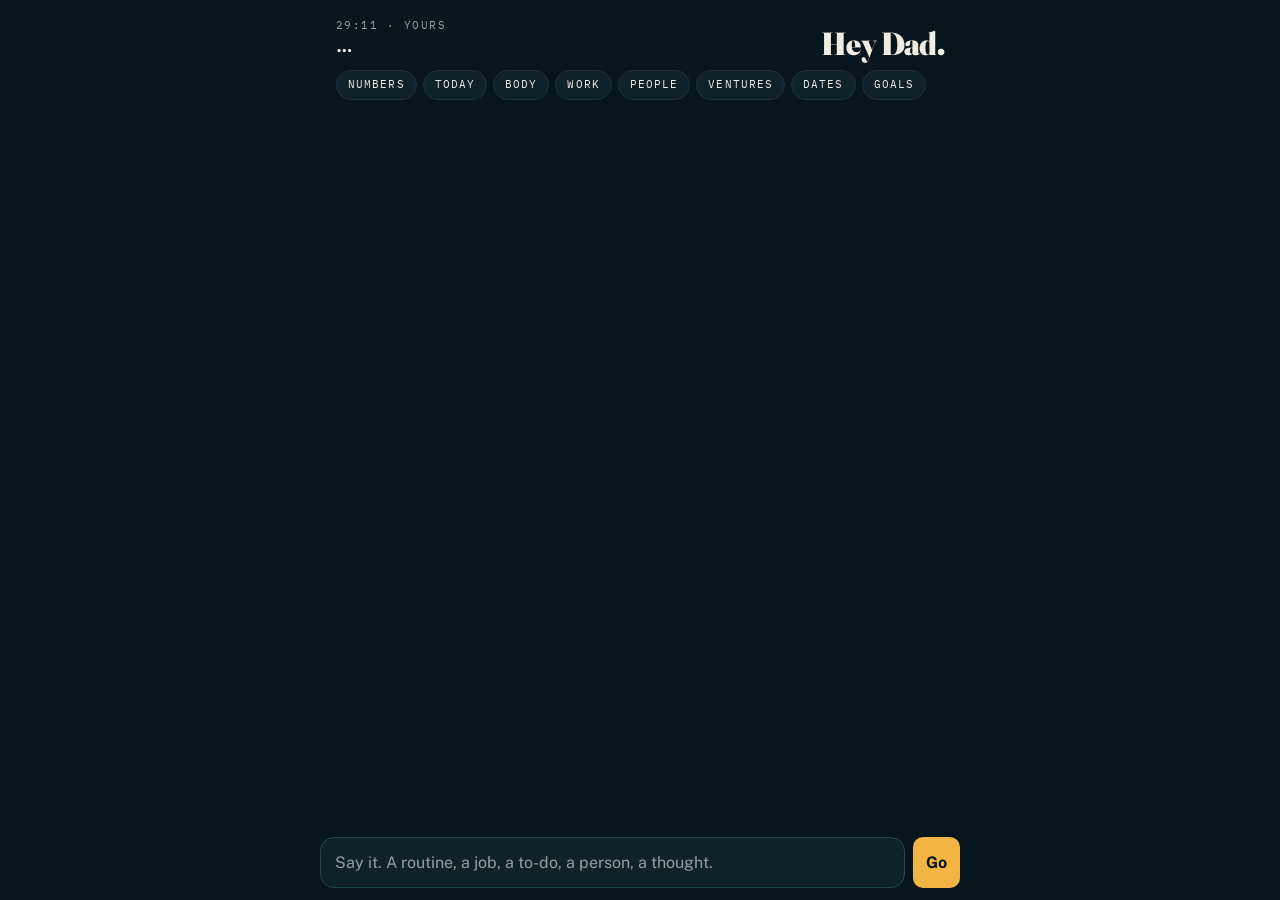
<file: 2911-9c4e1a/index.html>
<!doctype html>
<html lang="en">
<head>
<meta charset="utf-8">
<meta name="viewport" content="width=device-width, initial-scale=1, viewport-fit=cover">
<meta name="robots" content="noindex, nofollow">
<meta name="theme-color" content="#07161C">
<meta name="apple-mobile-web-app-capable" content="yes">
<meta name="apple-mobile-web-app-status-bar-style" content="black-translucent">
<meta name="apple-mobile-web-app-title" content="29:11">
<link rel="manifest" href="manifest.webmanifest">
<link rel="apple-touch-icon" href="icon-192.png">
<title>29:11</title>
<link rel="preconnect" href="https://fonts.googleapis.com">
<link rel="stylesheet" href="https://fonts.googleapis.com/css2?family=Fraunces:opsz,wght@9..144,600;9..144,900&family=Public+Sans:wght@400;600;700&family=IBM+Plex+Mono:wght@500&display=swap">
<style>
  :root{ --sea:#07161C; --deep:#0D2229; --deeper:#0A1B21; --water:#1FA3A8; --water-soft:#123A40; --coral:#FF6B4A; --gold:#F2B544; --cream:#F1ECE2; --dim:#8FA3A6; --line:#1E3438; }
  *{box-sizing:border-box} html{background:var(--sea)}
  body{margin:0; background:var(--sea); color:var(--cream); font-family:"Public Sans",system-ui,sans-serif; font-size:16px; line-height:1.45; padding-bottom:calc(120px + env(safe-area-inset-bottom));}
  .wrap{max-width:640px; margin:0 auto; padding:0 16px;}
  .k{font-family:"IBM Plex Mono",ui-monospace,monospace; font-size:.66rem; letter-spacing:.14em; text-transform:uppercase; color:var(--dim);}
  h1{font-family:"Fraunces",Georgia,serif; font-weight:900; font-variation-settings:"opsz" 144; font-size:2rem; line-height:1; margin:0; letter-spacing:-.02em;}
  h2{font-family:"Fraunces",Georgia,serif; font-weight:600; font-size:1.35rem; line-height:1.1; margin:0 0 10px; display:flex; align-items:baseline; gap:10px;}
  h2 .cnt{font-family:"IBM Plex Mono",ui-monospace,monospace; font-size:.7rem; letter-spacing:.1em; color:var(--gold); font-weight:500;}
  h3{font-family:"Fraunces",Georgia,serif; font-weight:600; font-size:1.1rem; margin:0 0 6px; display:flex; align-items:baseline; gap:10px;}
  h3 .cnt{font-family:"IBM Plex Mono",ui-monospace,monospace; font-size:.68rem; letter-spacing:.1em; color:var(--gold); font-weight:500;}
  header{padding:calc(18px + env(safe-area-inset-top)) 0 8px; position:sticky; top:0; background:linear-gradient(var(--sea) 80%, transparent); z-index:5;}
  .top{display:flex; align-items:flex-end; justify-content:space-between; gap:10px;}
  .top .date{font-family:"Fraunces",Georgia,serif; font-weight:600; font-size:1.15rem;}
  .chips{display:flex; gap:6px; overflow-x:auto; padding:10px 0 4px; scrollbar-width:none;} .chips::-webkit-scrollbar{display:none}
  .chips a{flex:none; font-family:"IBM Plex Mono",ui-monospace,monospace; font-size:.68rem; letter-spacing:.1em; text-transform:uppercase; color:var(--cream); text-decoration:none; border:1px solid var(--line); border-radius:999px; padding:6px 11px; background:var(--deep);}
  section{padding:18px 0 6px;}
  .card{background:var(--deep); border:1px solid var(--line); border-radius:16px; padding:14px 16px; margin-bottom:10px;}
  .hero{background:linear-gradient(160deg,#0F2A31,#0A1B21); border-color:#1F4A50;}
  .hero .big{font-family:"Fraunces",Georgia,serif; font-weight:900; font-variation-settings:"opsz" 144; font-size:4.6rem; line-height:.95; letter-spacing:-.03em; color:var(--gold); font-variant-numeric:tabular-nums;}
  .hero .big small{font-size:1.6rem; color:var(--cream); font-weight:600; letter-spacing:0;}
  .hero .sub{color:var(--dim); font-size:.95rem; margin-top:6px;}
  .bar{height:10px; border-radius:999px; background:var(--water-soft); margin:12px 0 4px; overflow:hidden;}
  .bar i{display:block; height:100%; background:linear-gradient(90deg,var(--water),var(--gold)); border-radius:999px;}
  .bar.thin{height:6px; margin:6px 0 2px;}
  .tiles{display:grid; grid-template-columns:1fr 1fr; gap:8px;}
  .tile{background:var(--deep); border:1px solid var(--line); border-radius:14px; padding:12px 12px 10px; min-height:96px;}
  .tile .v{font-family:"Fraunces",Georgia,serif; font-weight:900; font-size:1.7rem; line-height:1; letter-spacing:-.02em; font-variant-numeric:tabular-nums;}
  .tile .v small{font-size:.9rem; font-weight:600; color:var(--dim); letter-spacing:0;}
  .tile .l{font-size:.8rem; color:var(--dim); margin-top:4px; display:flex; justify-content:space-between; gap:6px;}
  .tile .l b{color:var(--cream); font-weight:600;}
  .tile svg{width:100%; height:26px; display:block; margin-top:6px;}
  .up{color:var(--gold)} .down{color:var(--water)} .flat{color:var(--dim)}
  .row{display:flex; align-items:center; gap:10px; padding:9px 0; border-top:1px solid var(--line);}
  .row:first-of-type{border-top:none}
  .row .tick{flex:none; width:26px; height:26px; border-radius:8px; border:1.5px solid var(--water); background:transparent; display:flex; align-items:center; justify-content:center; color:var(--sea); font-weight:700; cursor:pointer;}
  .row.done .tick{background:var(--water);} .row.done .t{color:var(--dim); text-decoration:line-through;}
  .row .t{flex:1; min-width:0; cursor:pointer;}
  .row .t small{display:block; color:var(--dim); font-size:.8rem;}
  .row .time{font-family:"IBM Plex Mono",ui-monospace,monospace; font-size:.7rem; color:var(--dim); flex:none;}
  .row .more{flex:none; background:none; border:none; color:var(--dim); font-size:1.2rem; padding:2px 6px; cursor:pointer;}
  .row .act{flex:none; background:var(--water-soft); color:var(--cream); border:1px solid #2A4A50; border-radius:8px; padding:5px 9px; font:inherit; font-size:.76rem; cursor:pointer;}
  .why{display:none; color:var(--dim); font-size:.86rem; padding:0 0 8px 36px;}
  .row.open + .why{display:block}
  .pills{display:flex; flex-wrap:wrap; gap:6px; margin-top:6px;}
  .pill{border:1.5px solid var(--line); background:var(--deeper); color:var(--cream); border-radius:999px; padding:7px 11px; font-size:.86rem; cursor:pointer;}
  .pill.on{border-color:var(--water); background:var(--water-soft);} .pill small{color:var(--dim); font-size:.72rem; margin-left:4px;}
  .pill.thu{border-color:var(--gold);}
  .add{display:flex; gap:6px; margin-top:8px;}
  .add input,.add select{flex:1; min-width:0; background:var(--deeper); border:1px solid var(--line); color:var(--cream); border-radius:10px; padding:9px 10px; font:inherit; font-size:.95rem;}
  .add select{flex:0 0 auto; max-width:38%;}
  .btn{background:var(--water); color:var(--sea); border:none; border-radius:10px; padding:9px 13px; font:inherit; font-weight:700; cursor:pointer;}
  .btn.gold{background:var(--gold);} .btn.ghost{background:transparent; color:var(--cream); border:1px solid var(--line);}
  .say{position:fixed; left:0; right:0; bottom:0; padding:10px 16px calc(12px + env(safe-area-inset-bottom)); background:linear-gradient(transparent, var(--sea) 30%); z-index:6;}
  .say form{max-width:640px; margin:0 auto; display:flex; gap:8px;}
  .say input{flex:1; min-width:0; background:var(--deep); border:1.5px solid #234A50; color:var(--cream); border-radius:14px; padding:13px 14px; font:inherit; font-size:1rem;}
  .say input::placeholder{color:var(--dim)}
  .box{cursor:pointer;} .box .hd{display:flex; justify-content:space-between; align-items:baseline; gap:8px;}
  .box .hd b{font-size:1.05rem;} .box .hd .cnt{font-family:"IBM Plex Mono",ui-monospace,monospace; font-size:.7rem; color:var(--gold); letter-spacing:.08em; flex:none;}
  .box .why{display:block; padding:2px 0 6px;}
  .box .items{margin-top:4px;} .box .sub{padding-left:36px;} .box .sub .row{padding:6px 0; border-top:1px dashed var(--line);}
  .box.collapsed .items .row:nth-child(n+4){display:none} .box.collapsed .sub{display:none} .box.collapsed .add{display:none}
  .due{font-family:"IBM Plex Mono",ui-monospace,monospace; font-size:.68rem; color:var(--coral); flex:none;}
  .goal{display:flex; gap:10px; align-items:flex-start; padding:9px 0; border-top:1px solid var(--line);} .goal:first-child{border-top:none}
  .goal .dom{flex:none; font-family:"IBM Plex Mono",ui-monospace,monospace; font-size:.66rem; letter-spacing:.1em; color:var(--water); background:var(--water-soft); border-radius:6px; padding:3px 6px; margin-top:3px;}
  .goal .g{flex:1;} .goal .g small{display:block; color:var(--dim); font-size:.82rem;}
  .goal.retired .g{color:var(--dim); text-decoration:line-through;}
  .goal button{flex:none; background:none; border:1px solid var(--line); color:var(--dim); border-radius:8px; padding:3px 8px; font-size:.72rem; cursor:pointer;}
  .focus{display:flex; align-items:center; gap:10px; background:var(--deeper); border:1px solid #2A4A50; border-radius:14px; padding:12px 14px;}
  .focus .clock{font-family:"Fraunces",Georgia,serif; font-weight:900; font-size:2.4rem; line-height:1; letter-spacing:-.02em; font-variant-numeric:tabular-nums; color:var(--gold); min-width:110px;}
  .focus .lab{flex:1; min-width:0;} .focus .lab small{display:block; color:var(--dim); font-size:.8rem;}
  .focus .btns{display:flex; gap:6px; flex-wrap:wrap;}
  .focus .btns button{background:var(--water-soft); color:var(--cream); border:1px solid #2A4A50; border-radius:8px; padding:6px 9px; font:inherit; font-size:.8rem; cursor:pointer;}
  .toast{position:fixed; left:50%; transform:translateX(-50%); bottom:calc(80px + env(safe-area-inset-bottom)); background:var(--cream); color:var(--sea); padding:10px 14px; border-radius:12px; font-weight:600; font-size:.92rem; z-index:9; box-shadow:0 8px 30px rgba(0,0,0,.4); max-width:90vw;}
  dialog{border:none; border-radius:18px 18px 0 0; padding:0; width:100vw; max-width:100vw; margin:auto 0 0 0; background:var(--deep); color:var(--cream); box-shadow:0 -10px 40px rgba(0,0,0,.5);}
  dialog::backdrop{background:rgba(0,0,0,.6)}
  @media(min-width:700px){ dialog{width:560px; max-width:560px; border-radius:18px; margin:auto;} }
  .dlg{padding:18px 18px calc(24px + env(safe-area-inset-bottom));} .dlg h3{font-size:1.25rem; margin:0 0 12px;}
  .dlg label{display:block; margin:10px 0 4px; font-size:.8rem; color:var(--dim);}
  .dlg input,.dlg select,.dlg textarea{width:100%; background:var(--deeper); border:1px solid var(--line); color:var(--cream); border-radius:10px; padding:9px 10px; font:inherit;}
  .dlg .acts{display:flex; gap:8px; margin-top:16px; flex-wrap:wrap;}
  .dlg .danger{background:none; border:1px solid var(--coral); color:var(--coral); border-radius:10px; padding:9px 13px; font:inherit; cursor:pointer; margin-left:auto;}
  .plan{background:var(--water-soft); border:1px solid #2A5A60; border-radius:14px; padding:12px 14px; margin-bottom:10px;}
  .plan b{display:block;} .plan ul{margin:6px 0 0; padding-left:18px; color:var(--cream);} .plan .q{color:var(--gold); margin-top:6px;}
  .read{background:linear-gradient(160deg,#122F36,#0A1B21); border:1px solid #1F4A50; border-radius:16px; padding:14px 16px; margin-bottom:10px;}
  .read .line{font-family:"Fraunces",Georgia,serif; font-weight:600; font-size:1.25rem; line-height:1.2;}
  .read .num{color:var(--gold); font-weight:700; margin-top:6px;}
  .read .ev{color:var(--dim); font-size:.84rem; margin-top:6px;} .read .ev span{display:block;}
  .next .row .t b{display:block;} .next .row .t small{color:var(--gold);}
  .cal .row{border-top:none; padding:4px 0;} .cal .time{color:var(--gold); min-width:60px;}
  .pair{display:none; padding:40px 20px; text-align:center;} .pair input{width:100%; margin:10px 0; background:var(--deep); border:1px solid var(--line); color:var(--cream); border-radius:10px; padding:10px; font:inherit;}
  footer{padding:30px 0 10px; color:var(--dim); font-size:.8rem;}
  .empty{color:var(--dim); font-size:.9rem; padding:6px 0;}
  .two{display:grid; grid-template-columns:1fr 1fr; gap:8px;}
  .stat{background:var(--deeper); border:1px solid var(--line); border-radius:12px; padding:10px 12px;}
  .stat b{display:block; font-family:"Fraunces",Georgia,serif; font-weight:900; font-size:1.5rem; line-height:1; font-variant-numeric:tabular-nums;} .stat b small{font-size:.85rem; color:var(--dim); font-weight:600;}
  .stat span{display:block; color:var(--dim); font-size:.78rem; margin-top:3px;}
  .lift{display:flex; justify-content:space-between; gap:8px; padding:6px 0; border-top:1px dashed var(--line); font-size:.9rem;} .lift:first-of-type{border-top:none} .lift span{color:var(--dim); font-family:"IBM Plex Mono",ui-monospace,monospace; font-size:.74rem;}
  .who{display:flex; gap:10px; align-items:center; padding:9px 0; border-top:1px solid var(--line);} .who:first-child{border-top:none}
  .who .n{flex:1; min-width:0;} .who .n small{display:block; color:var(--dim); font-size:.8rem;}
  .who .late{color:var(--coral); font-family:"IBM Plex Mono",ui-monospace,monospace; font-size:.68rem;}
  .lead{padding:9px 0; border-top:1px solid var(--line);} .lead:first-child{border-top:none}
  .lead b{display:block;} .lead small{display:block; color:var(--dim); font-size:.82rem;} .lead .fit{color:var(--gold); font-family:"IBM Plex Mono",ui-monospace,monospace; font-size:.7rem;}
  .lead .acts{display:flex; gap:6px; margin-top:6px;} .lead .acts button,.lead .acts a{background:var(--deeper); color:var(--cream); border:1px solid var(--line); border-radius:8px; padding:5px 9px; font:inherit; font-size:.76rem; cursor:pointer; text-decoration:none;}
  @media (prefers-reduced-motion: reduce){ *{transition:none!important} }
</style>
</head>
<body>
<header><div class="wrap">
  <div class="top"><div><div class="k">29:11 · yours</div><div class="date" id="date">…</div></div><h1 id="hello">Hey Dad.</h1></div>
  <nav class="chips"><a href="#numbers">Numbers</a><a href="#today">Today</a><a href="#body">Body</a><a href="#work">Work</a><a href="#people">People</a><a href="#ventures">Ventures</a><a href="#dates">Dates</a><a href="#goals">Goals</a></nav>
</div></header>

<div class="pair" id="pair"><div class="k">Not paired on this phone</div><p>Paste your pairing token once.</p><input id="pair-input" placeholder="Paste token"><button class="btn" id="pair-btn">Pair</button></div>

<main class="wrap" id="app" style="display:none">
  <section id="numbers">
    <div class="card hero" id="hero"></div>
    <div id="read-card"></div>
    <div class="card next" id="next"></div>
    <div class="tiles" id="tiles"></div>
  </section>

  <section id="today">
    <h2>Today <span class="cnt" id="today-cnt"></span></h2>
    <div class="card" id="focus-card"></div>
    <div class="card" id="meds"></div>
    <div id="routines"></div>
  </section>

  <section id="body">
    <h2>Body</h2>
    <div class="card" id="training"></div>
    <div class="card" id="food"></div>
    <div class="card" id="labs"></div>
  </section>

  <section id="work">
    <h2>Work <span class="cnt" id="work-cnt"></span></h2>
    <div id="plan-out"></div>
    <div class="card" id="linear"></div>
    <div id="boxes"></div>
    <div id="projects"></div>
    <div class="card" id="search"></div>
  </section>

  <section id="people">
    <h2>People <span class="cnt" id="people-cnt"></span></h2>
    <div class="card" id="people-card"></div>
  </section>

  <section id="ventures">
    <h2>Ventures</h2>
    <div class="card" id="ventures-card"></div>
  </section>

  <section id="dates">
    <h2>Dates</h2>
    <div class="card" id="dates-card"></div>
  </section>

  <section id="goals">
    <h2>Goals <span class="cnt" id="goals-cnt"></span></h2>
    <div class="card" id="goals-card"></div>
  </section>

  <footer id="foot"></footer>
</main>

<div class="say"><form id="say"><input id="say-in" placeholder="Say it. A routine, a job, a to-do, a person, a thought." autocomplete="off"><button class="btn gold" type="submit">Go</button></form></div>

<dialog id="dlg"><div class="dlg" id="dlg-body"></div></dialog>

<script>
const FN = "https://dsjnvwhyevjzsmuawkcs.supabase.co/functions/v1";
if ("serviceWorker" in navigator) navigator.serviceWorker.register("sw.js").catch(()=>{});

let TOKEN = ""; try { TOKEN = localStorage.getItem("eddy_token") || ""; } catch(e) {}
{ const m = location.search.match(/[?&]t=([^&]+)/); if (m) { TOKEN = decodeURIComponent(m[1]); try{ localStorage.setItem("eddy_token", TOKEN); }catch(e){} history.replaceState(null,"",location.pathname); } }
document.getElementById("pair-btn").onclick = () => { const v = document.getElementById("pair-input").value.trim(); const m = v.match(/[?&]t=([^&]+)/); TOKEN = m ? decodeURIComponent(m[1]) : v; try{ localStorage.setItem("eddy_token", TOKEN); }catch(e){} load(); };

async function api(op, extra={}, fn="face-api") {
  const r = await fetch(FN+"/"+fn, { method:"POST", headers:{"content-type":"application/json"}, body: JSON.stringify({ token: TOKEN, op, ...extra }) });
  const d = await r.json().catch(()=>({error:"bad response"}));
  if (!r.ok || d.error) throw new Error(d.error || ("HTTP "+r.status));
  return d;
}
function toast(msg, ms=1800){ const t=document.createElement("div"); t.className="toast"; t.textContent=msg; document.body.appendChild(t); setTimeout(()=>t.remove(), ms); }
const E = (s) => String(s ?? "").replace(/[&<>"']/g, (c) => ({"&":"&amp;","<":"&lt;",">":"&gt;",'"':"&quot;","'":"&#39;"}[c]));
const fmt = (n, d=0) => n == null || isNaN(n) ? "–" : Number(n).toLocaleString("en-US", { maximumFractionDigits: d, minimumFractionDigits: d });
const hm = (min) => min == null ? "–" : `${Math.floor(min/60)}h ${String(Math.round(min%60)).padStart(2,"0")}m`;
const dstr = (ymd) => { if(!ymd) return ""; const [y,m,d]=String(ymd).slice(0,10).split("-").map(Number); return new Date(y,m-1,d).toLocaleDateString("en-US",{month:"short",day:"numeric"}); };
const daysTo = (ymd) => { const [y,m,d]=String(ymd).slice(0,10).split("-").map(Number); const t=new Date(); t.setHours(0,0,0,0); return Math.round((new Date(y,m-1,d)-t)/86400000); };
const tstr = (iso) => new Date(iso).toLocaleTimeString("en-US",{hour:"numeric",minute:"2-digit"});
function spark(vals, w=300, h=60, color="#F2B544", pad=4){
  const v = vals.filter(x => x != null && !isNaN(x)); if (v.length < 2) return "";
  const min = Math.min(...v), max = Math.max(...v), span = (max-min) || 1;
  const pts = v.map((x,i) => [pad + i*(w-2*pad)/(v.length-1), h-pad - (x-min)/span*(h-2*pad)]);
  const d = pts.map((p,i) => (i?"L":"M") + p[0].toFixed(1) + " " + p[1].toFixed(1)).join(" ");
  const last = pts[pts.length-1];
  return `<svg viewBox="0 0 ${w} ${h}" preserveAspectRatio="none"><path d="${d}" fill="none" stroke="${color}" stroke-width="2.2" stroke-linejoin="round" stroke-linecap="round"/><circle cx="${last[0].toFixed(1)}" cy="${last[1].toFixed(1)}" r="3.2" fill="${color}"/></svg>`;
}
const avg = (a) => { const v=a.filter(x=>x!=null&&!isNaN(x)); return v.length? v.reduce((s,x)=>s+x,0)/v.length : null; };
function arrow(recent, prior, goodWhenUp=true){ if (recent==null||prior==null) return ""; const d = recent-prior; const pct = prior? d/prior : 0; if (Math.abs(pct) < 0.02) return `<span class="flat">→ same</span>`; const up = d>0; const cls = (up===goodWhenUp) ? "up" : "down"; return `<span class="${cls}">${up?"↑":"↓"} ${fmt(Math.abs(d), Math.abs(d)<10?1:0)} vs prior 7</span>`; }

let B = null;
const BLOCKS = [["Wake",["wake","levo_gap_closed"]],["Midday",["meal_start","fork_down","dip_clear","gym_leave"]],["Evening",["wind_down","lights_down"]],["Close",["close"]]];
const ANCHOR_NAMES = {wake:"first thing", levo_gap_closed:"after the levo gap", meal_start:"with lunch", fork_down:"after lunch", dip_clear:"mid afternoon", gym_leave:"after the gym", wind_down:"evening", lights_down:"lights down", close:"the close"};
const TIMING = {on_waking:"On waking", with_breakfast:"With breakfast", pre_gym:"Before the gym", bedtime:"Bedtime", weekly:"Thursday"};
const CAD_DAYS = {daily:1, weekly:7, biweekly:14, monthly:30, quarterly:90, yearly:365};

async function load(){
  if (!TOKEN) { document.getElementById("pair").style.display="block"; return; }
  try { B = await api("board"); } catch(e) { if (/token/.test(e.message)) { TOKEN=""; document.getElementById("pair").style.display="block"; return; } toast("Could not reach the board: "+e.message, 3000); return; }
  document.getElementById("pair").style.display="none"; document.getElementById("app").style.display="block";
  render();
}
function render(){
  const [y,m,d] = B.today.split("-").map(Number); const td = new Date(y,m-1,d);
  document.getElementById("date").textContent = td.toLocaleDateString("en-US",{weekday:"long", month:"long", day:"numeric"});
  const h = new Date().getHours(); document.getElementById("hello").textContent = h<12?"Morning, Dad.":h<17?"Afternoon, Dad.":"Evening, Dad.";
  renderNumbers(); renderNext(); renderToday(); renderBody(); renderWork(); renderPeople(); renderVentures(); renderDates(); renderGoals();
  document.getElementById("foot").innerHTML = `Everything here is yours. No caps, no gates, nothing hidden. Served ${tstr(B.served_at)}.`;
  handToNative();
}
// the native shell (29:11 on iPhone, iPad, Mac) listens here: the widget, the wrist, and the local knocks read this and nothing else
function handToNative(){
  try {
    const h = window.webkit && window.webkit.messageHandlers && window.webkit.messageHandlers.face; if (!h) return;
    const arc = weightArc(); const done = new Set(B.completions.map(c=>c.template_id)); const active = B.routines.filter(r=>!r.paused);
    const nextEl = document.querySelectorAll("#next .row .t b"); const next = [...nextEl].slice(0,3).map(b=>b.textContent);
    h.postMessage(JSON.stringify({
      date: B.today,
      offHigh: arc ? Number(arc.off.toFixed(1)) : null, latestLb: arc ? arc.last.lb : null, highLb: arc ? arc.hi.lb : null,
      routineLeft: active.filter(r=>!done.has(r.id)).length, routineTotal: active.length,
      next,
      timed: active.filter(r=>r.window_start && !done.has(r.id)).map(r=>({ id:r.id, title:r.title, hhmm:String(r.window_start).slice(0,5) })),
      meds: B.medications.filter(m=>m.active).map(m=>({ name:m.name, timing:m.timing })),
      blocks: BLOCKS.map(([name,anchors]) => ({ name, left: active.filter(r=>anchors.includes(r.anchor||"wake") && !done.has(r.id)).length })),
    }));
  } catch(e) {}
}

// ---------- NUMBERS ----------
function weightArc(){ const W=B.weights; if(!W.length) return null; const hi = W.reduce((a,b)=> b.lb>a.lb?b:a); const last = W[W.length-1]; return { hi, last, off: hi.lb-last.lb }; }
function renderNumbers(){
  const W = B.weights; const H = B.health;
  const hero = document.getElementById("hero");
  const arc = weightArc();
  if (arc){
    const {hi,last,off} = arc; const goal = 60; const pct = Math.max(0, Math.min(100, off/goal*100));
    const last7 = W.filter(w => daysTo(w.date) >= -7).map(w=>w.lb); const prev7 = W.filter(w => daysTo(w.date) < -7 && daysTo(w.date) >= -14).map(w=>w.lb);
    const a7 = avg(last7), p7 = avg(prev7);
    hero.innerHTML = `<div class="k">Off the high</div>
      <div class="big">${fmt(off,1)}<small> lb</small></div>
      <div class="sub">${fmt(hi.lb,1)} on ${dstr(hi.date)} · ${fmt(last.lb,1)} on ${dstr(last.date)}${last.fat!=null?` · ${fmt(last.fat,1)}% fat`:""}${last.lean?` · ${fmt(last.lean,1)} lb lean`:""}</div>
      <div class="bar"><i style="width:${pct.toFixed(1)}%"></i></div>
      <div class="sub">${fmt(pct,0)}% of the 60 · ${fmt(goal-off,1)} to go${a7!=null?` · 7-day avg ${fmt(a7,1)}`:""}${a7!=null&&p7!=null?` (${a7<p7?"down":"up"} ${fmt(Math.abs(a7-p7),1)} on the week before)`:""}</div>
      ${spark(W.map(w=>w.lb), 600, 64)}
      <div class="sub" style="display:flex;justify-content:space-between"><span>${dstr(W[0].date)}</span><span>${W.length} readings</span><span>${dstr(last.date)}</span></div>
      <div class="add"><input id="weigh-in" type="number" step="0.1" inputmode="decimal" placeholder="Weigh in by hand"><button class="btn ghost" id="weigh-btn">Log</button></div>`;
    document.getElementById("weigh-btn").onclick = async () => { const v = Number(document.getElementById("weigh-in").value); if (!v) return; try { await api("weigh", { lb: v }); B = await api("board"); render(); toast("Logged."); } catch(e){ toast("Not saved: "+e.message); } };
  } else hero.innerHTML = `<div class="k">Weight</div><div class="empty">No readings yet.</div>`;
  const full = H.filter(r => r.date !== B.today);
  const win = (arr, k) => ({ rec: avg(arr.slice(-7).map(x=>x[k])), pri: avg(arr.slice(-14,-7).map(x=>x[k])) });
  const lastWith = (k, src=H) => [...src].reverse().find(r => r[k] != null);
  const tile = (label, valHtml, key, goodUp, src=H, sparkColor="#1FA3A8") => {
    const lw = lastWith(key, src); const w = win(src, key);
    return `<div class="tile"><div class="k">${label}</div><div class="v">${valHtml}</div><div class="l"><span>${lw?dstr(lw.date):""}</span><b>${arrow(w.rec,w.pri,goodUp)}</b></div>${spark(src.slice(-14).map(x=>x[key]), 300, 26, sparkColor)}</div>`;
  };
  const s = lastWith("sleep_total_min"), hv = lastWith("hrv_sdnn_ms"), rh = lastWith("resting_hr"), vo = lastWith("vo2_max");
  const st = lastWith("steps", full), ae = lastWith("active_energy_kcal", full), ex = lastWith("exercise_minutes", full), pr = lastWith("protein_g", full), dk = lastWith("dietary_energy_kcal", full);
  const rec = full.slice(-7);
  const tiles = [
    s ? tile("Sleep", `${hm(s.sleep_total_min)}<small> deep ${Math.round(s.sleep_deep_min||0)}m · REM ${Math.round(s.sleep_rem_min||0)}m</small>`, "sleep_total_min", true) : "",
    hv ? tile("HRV", `${fmt(hv.hrv_sdnn_ms,0)}<small> ms</small>`, "hrv_sdnn_ms", true) : "",
    st ? tile("Steps", `${fmt(st.steps,0)}`, "steps", true, full) : "",
    ex ? tile("Exercise", `${fmt(ex.exercise_minutes,0)}<small> min · 7d ${fmt(rec.reduce((a,x)=>a+(x.exercise_minutes||0),0),0)}</small>`, "exercise_minutes", true, full) : "",
    ae ? tile("Active burn", `${fmt(ae.active_energy_kcal,0)}<small> kcal</small>`, "active_energy_kcal", true, full) : "",
    rh ? tile("Resting HR", `${fmt(rh.resting_hr,0)}<small> bpm</small>`, "resting_hr", false) : "",
    pr ? tile("Protein", `${fmt(pr.protein_g,0)}<small> g${dk?` · ${fmt(dk.dietary_energy_kcal,0)} kcal`:""}</small>`, "protein_g", true, full, "#F2B544") : "",
    vo ? tile("VO2 max", `${fmt(vo.vo2_max,1)}`, "vo2_max", true) : "",
  ].join("");
  document.getElementById("tiles").innerHTML = tiles || `<div class="empty">No health data in the last 45 days.</div>`;
  // the read
  const rc = document.getElementById("read-card");
  rc.innerHTML = `<div class="read"><div class="k">The read</div><div class="line" id="read-line">One line, with receipts, when you want it.</div><div class="acts" style="margin-top:10px"><button class="btn" id="read-btn">Read the day</button></div></div>`;
  document.getElementById("read-btn").onclick = readDay;
}
function facts(){
  const arc = weightArc(); const H = B.health; const last = H[H.length-1] || {}; const y = H[H.length-2] || {};
  const done = new Set(B.completions.map(c=>c.template_id)); const active = B.routines.filter(r=>!r.paused);
  const late = B.items.filter(i=>!i.done && i.due && daysTo(i.due)<0).map(i=>i.text);
  const today = B.items.filter(i=>!i.done && i.due && daysTo(i.due)===0).map(i=>i.text);
  const lin = Array.isArray(B.linear) ? B.linear : [];
  const lines = [
    arc ? `Weight: ${arc.off.toFixed(1)} lb off the high of ${arc.hi.lb} (${arc.hi.date}); latest ${arc.last.lb} on ${arc.last.date}; goal is 60 lb.` : "",
    last.date ? `Health ${last.date}: sleep ${last.sleep_total_min?Math.round(last.sleep_total_min):"?"} min, HRV ${last.hrv_sdnn_ms?Math.round(last.hrv_sdnn_ms):"?"} ms, steps ${last.steps?Math.round(last.steps):"?"}, resting HR ${last.resting_hr??"?"}.` : "",
    y.date ? `Yesterday ${y.date}: steps ${y.steps?Math.round(y.steps):"?"}, exercise ${y.exercise_minutes??"?"} min, active ${y.active_energy_kcal?Math.round(y.active_energy_kcal):"?"} kcal, protein ${y.protein_g??"?"} g, food ${y.dietary_energy_kcal??"?"} kcal.` : "",
    B.cut ? `Cut targets: ${B.cut.kcal_target} kcal, ${B.cut.protein_g_target} g protein, phase ${B.cut.phase}.` : "",
    `Routines today: ${active.filter(r=>done.has(r.id)).length} of ${active.length} done. Meds logged: ${B.med_log.length} of ${B.medications.filter(m=>m.active).length}.`,
    late.length ? `Late items: ${late.slice(0,6).join("; ")}.` : "No late items.",
    today.length ? `Due today: ${today.slice(0,6).join("; ")}.` : "",
    lin.length ? `Linear open: ${lin.length}; due soon: ${lin.filter(i=>i.due && daysTo(i.due)<=2).map(i=>i.key+" "+i.title).slice(0,5).join("; ")||"none"}.` : "",
    B.calendar.length ? `Calendar today: ${B.calendar.map(c=>c.summary).join("; ")}.` : "Calendar: nothing cached.",
    B.boxes.filter(b=>b.deadline).map(b=>`${b.title} deadline ${b.deadline} (${daysTo(b.deadline)} days)`).join("; "),
    Array.isArray(B.hevy) && B.hevy.length ? `Last training: ${B.hevy[0].title} on ${String(B.hevy[0].start).slice(0,10)}; sessions in 7 days: ${B.hevy.filter(w=>daysTo(String(w.start).slice(0,10))>=-7).length}.` : "",
    B.people.filter(p=>p.last_contacted && p.cadence && daysTo(p.last_contacted) < -(CAD_DAYS[p.cadence]||30)).slice(0,5).map(p=>`${p.name} last contacted ${p.last_contacted} (cadence ${p.cadence})`).join("; "),
  ].filter(Boolean);
  return lines.join("\n");
}
async function readDay(){
  const btn = document.getElementById("read-btn"); btn.disabled = true; btn.textContent = "Reading…";
  try { const r = await api("read", { facts: facts() }); let d = r.read;
    if (d && typeof d.line === "string" && d.line.trim().startsWith("{")) { try { d = JSON.parse(d.line.replace(/[ -]+/g, " ")); } catch(e) {} }
    document.getElementById("read-card").innerHTML = `<div class="read"><div class="k">The read · ${tstr(new Date().toISOString())}</div><div class="line">${E(d.line)}</div>${d.number?`<div class="num">${E(d.number)}</div>`:""}<div class="ev">${(d.evidence||[]).map(e=>`<span>· ${E(e)}</span>`).join("")}</div><div class="acts" style="margin-top:10px"><button class="btn ghost" id="read-btn">Read again</button></div></div>`;
    document.getElementById("read-btn").onclick = readDay;
  } catch(e){ btn.disabled=false; btn.textContent="Read the day"; toast("No read: "+e.message, 3000); }
}
// ---------- NEXT, with receipts ----------
function renderNext(){
  const out = []; const now = new Date(); const hour = now.getHours();
  for (const i of B.items) if (!i.done && i.kind!=="note" && i.due) { const d = daysTo(i.due); if (d<=0) out.push({ w: d<0? 100 - d : 90, t: i.text, why: d<0 ? `late by ${-d} day${-d===1?"":"s"}` : "due today", src: (B.boxes.find(b=>b.id===i.box_id)||{}).title }); }
  if (Array.isArray(B.linear)) for (const i of B.linear) { const d = i.due ? daysTo(i.due) : null; if ((d!=null && d<=1) || i.priority===1) out.push({ w: d!=null&&d<0 ? 95 : d===0 ? 88 : i.priority===1 ? 80 : 70, t: `${i.key} ${i.title}`, why: d!=null ? (d<0?`late by ${-d}d`:d===0?"due today":"due tomorrow") : "urgent in Linear", src: i.project||"Linear" }); }
  for (const c of B.calendar) { const st = new Date(c.start_at); if (st > now) out.push({ w: 85, t: c.summary, why: `at ${tstr(c.start_at)}`, src: "calendar" }); }
  const done = new Set(B.completions.map(c=>c.template_id));
  const blockNow = hour<11 ? "Wake" : hour<17 ? "Midday" : hour<21 ? "Evening" : "Close";
  const anchors = (BLOCKS.find(b=>b[0]===blockNow)||[])[1] || [];
  for (const r of B.routines) if (!r.paused && !done.has(r.id) && anchors.includes(r.anchor)) out.push({ w: 60, t: r.title, why: `${blockNow.toLowerCase()} routine, ${ANCHOR_NAMES[r.anchor]||""}`, src: "today" });
  const taken = new Set(B.med_log.map(m=>m.med_name));
  const medNow = hour<10 ? ["on_waking","with_breakfast"] : hour<15 ? ["with_breakfast","pre_gym"] : hour<21 ? ["pre_gym"] : ["bedtime"];
  for (const m of B.medications) if (m.active && !taken.has(m.name) && (medNow.includes(m.timing) || (m.timing==="weekly" && now.getDay()===4))) out.push({ w: 65, t: m.name, why: TIMING[m.timing]||m.timing, src: "meds" });
  for (const p of B.people) if (p.last_contacted && p.cadence && CAD_DAYS[p.cadence]) { const over = -daysTo(p.last_contacted) - CAD_DAYS[p.cadence]; if (over > 0 && !(p.snoozed_until && daysTo(p.snoozed_until)>0)) out.push({ w: 50 + Math.min(over,20), t: p.name, why: `${over} days past your ${p.cadence} cadence`, src: "people" }); }
  out.sort((a,b)=>b.w-a.w);
  const top = out.slice(0,7);
  document.getElementById("next").innerHTML = `<h3>Next <span class="cnt">${out.length} with a reason</span></h3>` + (top.map(n=>`<div class="row"><div class="t"><b>${E(n.t)}</b><small>${E(n.why)}${n.src?` · ${E(n.src)}`:""}</small></div></div>`).join("") || `<div class="empty">Nothing is asking for you right now. Pick anything.</div>`);
}

// ---------- TODAY ----------
let FOCUS = { label: "", endsAt: null, timer: null };
function renderFocus(){
  const c = document.getElementById("focus-card");
  const left = FOCUS.endsAt ? Math.max(0, Math.round((FOCUS.endsAt - Date.now())/1000)) : null;
  const mm = left==null ? "–:––" : `${Math.floor(left/60)}:${String(left%60).padStart(2,"0")}`;
  c.innerHTML = `<div class="focus"><div class="clock">${mm}</div><div class="lab"><b>${E(FOCUS.label||"Hyperfocus")}</b><small>${FOCUS.endsAt?"One thing, until the clock says so.":"Pick a length. Tap any line to name the thing."}</small></div>
    <div class="btns"><button data-m="15">15</button><button data-m="25">25</button><button data-m="45">45</button>${FOCUS.endsAt?`<button data-m="0">Stop</button>`:""}</div></div>`;
  c.querySelectorAll("button").forEach(b => b.onclick = () => startFocus(Number(b.dataset.m)));
}
function startFocus(min){
  clearInterval(FOCUS.timer); FOCUS.timer=null;
  if (!min) { FOCUS.endsAt=null; renderFocus(); return; }
  FOCUS.endsAt = Date.now() + min*60000;
  if ("Notification" in window && Notification.permission === "default") Notification.requestPermission().catch(()=>{});
  FOCUS.timer = setInterval(() => { if (Date.now() >= FOCUS.endsAt) { clearInterval(FOCUS.timer); FOCUS.timer=null; FOCUS.endsAt=null; try{ if (Notification.permission==="granted") new Notification("29:11", { body: "Sprint done. " + (FOCUS.label||"Well done.") }); }catch(e){} toast("Sprint done."); } renderFocus(); }, 1000);
  renderFocus();
}
function renderToday(){
  renderFocus();
  const takenBy = new Map(B.med_log.map(m => [m.med_name, m.taken_at]));
  const isThu = new Date().getDay() === 4;
  const groups = {}; for (const m of B.medications.filter(m => m.active)) (groups[m.timing||"other"] ||= []).push(m);
  const order = ["on_waking","with_breakfast","pre_gym","bedtime","weekly","other"];
  const medsHtml = order.filter(k=>groups[k]).map(k => `<div class="k" style="margin-top:8px">${TIMING[k]||k}${k==="weekly"&&isThu?" · today":""}</div><div class="pills">${groups[k].map(m => { const t = takenBy.get(m.name); return `<button class="pill ${t?"on":""} ${k==="weekly"&&isThu?"thu":""}" data-med="${E(m.name)}" data-id="${m.id}">${E(m.name)}${m.dose?`<small>${E(m.dose)}</small>`:""}${t?`<small>${tstr(t)}</small>`:""}</button>`; }).join("")}</div>`).join("");
  const takenCount = B.medications.filter(m=>m.active && takenBy.has(m.name)).length;
  document.getElementById("meds").innerHTML = `<h3>Meds <span class="cnt">${takenCount} of ${B.medications.filter(m=>m.active).length}</span></h3>${medsHtml}`;
  document.querySelectorAll("#meds .pill").forEach(p => p.onclick = async () => {
    const name = p.dataset.med, on = p.classList.contains("on"); p.classList.toggle("on");
    try { await api(on?"med_untake":"med_take", { med_name: name, medication_id: p.dataset.id }); B.med_log = on ? B.med_log.filter(m=>m.med_name!==name) : [...B.med_log, {med_name:name, taken_at:new Date().toISOString()}]; renderToday(); renderNext(); } catch(e){ toast("Not saved: "+e.message); }
  });
  const done = new Set(B.completions.filter(c=>!c.skipped).map(c=>c.template_id));
  const active = B.routines.filter(r => !r.paused);
  const dow = ["sun","mon","tue","wed","thu","fri","sat"][new Date().getDay()];
  const todayRoutines = active.filter(r => r.cadence !== "weekly" || !r.days || !r.days.length || r.days.map(x=>String(x).toLowerCase().slice(0,3)).includes(dow));
  const doneCount = todayRoutines.filter(r=>done.has(r.id)).length;
  document.getElementById("today-cnt").textContent = `${doneCount} of ${todayRoutines.length}`;
  const html = BLOCKS.map(([name, anchors]) => {
    const rs = todayRoutines.filter(r => anchors.includes(r.anchor||"wake") || (!r.anchor && name==="Wake"));
    const others = name==="Close" ? todayRoutines.filter(r => r.anchor && !BLOCKS.some(([,a])=>a.includes(r.anchor))) : [];
    const list = rs.concat(others); if (!list.length) return "";
    const dc = list.filter(r=>done.has(r.id)).length;
    return `<div class="card"><h3>${name} <span class="cnt">${dc} of ${list.length}</span></h3>
      ${list.map(r => `<div class="row ${done.has(r.id)?"done":""}" data-id="${r.id}"><button class="tick" aria-label="done">✓</button><div class="t">${E(r.title)}<small>${E(ANCHOR_NAMES[r.anchor]||"")}${r.cadence&&r.cadence!=="daily"?` · ${E(r.cadence.replace("_"," "))}`:""}</small></div>${r.window_start?`<span class="time">${E(String(r.window_start).slice(0,5))}</span>`:""}<button class="more" aria-label="edit">…</button></div>
      <div class="why">${r.why?E(r.why)+"<br>":""}${r.rung_full?`<b>Full:</b> ${E(r.rung_full)}<br>`:""}${r.rung_reduced?`<b>Reduced:</b> ${E(r.rung_reduced)}<br>`:""}${r.rung_floor?`<b>Floor:</b> ${E(r.rung_floor)}<br>`:""}${r.first_physical_motion?`<b>First motion:</b> ${E(r.first_physical_motion)}`:""}${!(r.why||r.rung_full||r.first_physical_motion)?"No notes yet. Tap … to add a why.":""}</div>`).join("")}
      <div class="add"><input placeholder="Add a routine to ${name}" data-block="${name}"><button class="btn ghost">Add</button></div></div>`;
  }).join("");
  const paused = B.routines.filter(r=>r.paused);
  document.getElementById("routines").innerHTML = html + (paused.length ? `<div class="card"><div class="k">Paused</div>${paused.map(r=>`<div class="row" data-id="${r.id}"><div class="t" style="color:var(--dim)">${E(r.title)}</div><button class="more">…</button></div>`).join("")}</div>` : "");
  document.querySelectorAll("#routines .row").forEach(row => {
    const id = row.dataset.id; const r = B.routines.find(x=>x.id===id);
    const tick = row.querySelector(".tick"); if (tick) tick.onclick = async (ev) => { ev.stopPropagation(); const was = row.classList.contains("done"); row.classList.toggle("done"); try { await api(was?"unmark":"mark", { template_id: id }); B.completions = was ? B.completions.filter(c=>c.template_id!==id) : [...B.completions, {template_id:id, completed_at:new Date().toISOString(), skipped:false}]; renderToday(); renderNext(); } catch(e){ row.classList.toggle("done"); toast("Not saved: "+e.message); } };
    const t = row.querySelector(".t"); if (t) t.onclick = () => { row.classList.toggle("open"); FOCUS.label = r.title; renderFocus(); };
    row.querySelector(".more").onclick = () => editRoutine(r);
  });
  document.querySelectorAll("#routines .add").forEach(a => { const inp = a.querySelector("input"), btn = a.querySelector("button");
    const go = async () => { const v = inp.value.trim(); if (!v) return; const block = inp.dataset.block; const anchor = {Wake:"wake", Midday:"fork_down", Evening:"wind_down", Close:"close"}[block]; btn.disabled = true; try { await api("routine_add", { title: v, anchor, kind:"self", cadence:"daily" }); inp.value=""; B = await api("board"); renderToday(); toast("Added to "+block+"."); } catch(e){ toast("Not saved: "+e.message); } btn.disabled=false; };
    btn.onclick = go; inp.onkeydown = (e) => { if (e.key==="Enter") { e.preventDefault(); go(); } };
  });
}
function editRoutine(r){
  const anchorOpts = Object.entries(ANCHOR_NAMES).map(([k,v]) => `<option value="${k}" ${r.anchor===k?"selected":""}>${v}</option>`).join("");
  openDlg(`<h3>${E(r.title)}</h3>
    <label>Title</label><input id="e-title" value="${E(r.title)}">
    <label>When</label><select id="e-anchor">${anchorOpts}</select>
    <label>Time (optional)</label><input id="e-time" type="time" value="${r.window_start?String(r.window_start).slice(0,5):""}">
    <label>Cadence</label><select id="e-cad"><option ${r.cadence==="daily"?"selected":""}>daily</option><option ${r.cadence==="weekly"?"selected":""}>weekly</option><option value="as_needed" ${r.cadence==="as_needed"?"selected":""}>as needed</option></select>
    <label>Why</label><textarea id="e-why" rows="2">${E(r.why||"")}</textarea>
    <div class="acts"><button class="btn" id="e-save">Save</button><button class="btn ghost" id="e-pause">${r.paused?"Resume":"Pause"}</button><button class="danger" id="e-del">Delete</button></div>`);
  document.getElementById("e-save").onclick = async () => { try { await api("routine_set", { id:r.id, title: document.getElementById("e-title").value.trim(), anchor: document.getElementById("e-anchor").value, window_start: document.getElementById("e-time").value || null, cadence: document.getElementById("e-cad").value, why: document.getElementById("e-why").value.trim() || null }); closeDlg(); B = await api("board"); renderToday(); toast("Saved."); } catch(e){ toast("Not saved: "+e.message); } };
  document.getElementById("e-pause").onclick = async () => { try { await api("routine_set", { id:r.id, paused: !r.paused }); closeDlg(); B = await api("board"); renderToday(); } catch(e){ toast("Not saved: "+e.message); } };
  document.getElementById("e-del").onclick = async () => { if (!confirm("Delete this routine?")) return; try { await api("routine_del", { id:r.id }); closeDlg(); B = await api("board"); renderToday(); toast("Deleted."); } catch(e){ toast("Not saved: "+e.message); } };
}

// ---------- BODY: training, the cut, labs ----------
function renderBody(){
  const tr = document.getElementById("training");
  const hv = B.hevy;
  if (Array.isArray(hv) && hv.length){
    const week = hv.filter(w => daysTo(String(w.start).slice(0,10)) >= -7);
    const sets = (w) => w.exercises.reduce((a,e)=>a+e.sets.length,0);
    const vol = (w) => w.exercises.reduce((a,e)=>a+e.sets.reduce((s,x)=>s+((x.lb||0)*(x.reps||0)),0),0);
    const top = (w) => w.exercises.map(e => { const best = e.sets.reduce((b,s)=> (s.lb||0)*(1+(s.reps||0)/30) > (b.lb||0)*(1+(b.reps||0)/30) ? s : b, e.sets[0]||{}); return `<div class="lift">${E(e.name)}<span>${best&&best.lb?`${best.lb} lb × ${best.reps}`:best&&best.reps?`${best.reps} reps`:best&&best.sec?`${best.sec}s`:""} · ${e.sets.length} sets</span></div>`; }).join("");
    tr.innerHTML = `<h3>Training <span class="cnt">${week.length} in 7 days · Hevy</span></h3>
      <div class="two"><div class="stat"><b>${week.length}</b><span>sessions this week</span></div><div class="stat"><b>${fmt(week.reduce((a,w)=>a+sets(w),0))}</b><span>working sets</span></div><div class="stat"><b>${fmt(week.reduce((a,w)=>a+vol(w),0)/1000,1)}<small>k lb</small></b><span>volume moved</span></div><div class="stat"><b>${fmt(week.reduce((a,w)=>a+ (new Date(w.end)-new Date(w.start))/60000,0))}<small> min</small></b><span>under the bar</span></div></div>
      ${hv.slice(0,3).map(w=>`<div style="margin-top:12px"><b>${E(w.title)}</b> <span class="k">${dstr(String(w.start).slice(0,10))} · ${fmt((new Date(w.end)-new Date(w.start))/60000)} min</span>${top(w)}</div>`).join("")}
      ${B.movement?`<div class="k" style="margin-top:12px">Program</div><div class="empty">${E(B.movement.program_name||"")}${B.movement.current_program_week?` · week ${E(B.movement.current_program_week)}`:""}${B.movement.gym_location?` · ${E(B.movement.gym_location)}`:""}</div>`:""}`;
  } else {
    tr.innerHTML = `<h3>Training</h3><div class="empty">${hv&&hv.error==="no key" ? "Hevy is not connected to the face yet. One command on the Mac puts the key in the sealed config and this fills in." : "Hevy did not answer: "+E(hv&&hv.error)}</div>${B.movement?`<div class="k" style="margin-top:8px">Program</div><div class="empty">${E(B.movement.program_name||"")}${B.movement.current_program_week?` · week ${E(B.movement.current_program_week)}`:""}</div>`:""}`;
  }
  // the cut: targets vs actuals
  const fd = document.getElementById("food");
  const H = B.health; const full = H.filter(r=>r.date!==B.today && r.dietary_energy_kcal!=null);
  const y = full[full.length-1]; const c = B.cut;
  if (c){
    const wk = full.slice(-7);
    const stat = (label, val, target, unit, goodUnder) => { const pct = target? Math.min(100, val/target*100) : 0; return `<div class="stat"><b>${fmt(val)}<small> / ${fmt(target)} ${unit}</small></b><span>${label}</span><div class="bar thin"><i style="width:${pct.toFixed(0)}%"></i></div></div>`; };
    fd.innerHTML = `<h3>The cut <span class="cnt">${E(c.phase||"")}${c.start_date?` · since ${dstr(c.start_date)}`:""}</span></h3>
      ${y ? `<div class="k">${dstr(y.date)}, the last full day logged</div><div class="two">${stat("calories", y.dietary_energy_kcal, c.kcal_target, "kcal", true)}${stat("protein", y.protein_g, c.protein_g_target, "g", false)}${y.carbs_g!=null?stat("carbs", y.carbs_g, c.carb_g_target, "g", true):""}${y.fat_g!=null?stat("fat", y.fat_g, c.fat_g_floor, "g floor", false):""}</div>` : `<div class="empty">No food logged in the last 45 days. FeedAI logs flow in through Apple Health.</div>`}
      ${wk.length?`<div class="k" style="margin-top:10px">7-day average</div><div class="two"><div class="stat"><b>${fmt(avg(wk.map(x=>x.dietary_energy_kcal)))}<small> kcal</small></b><span>vs ${fmt(c.kcal_target)} target</span></div><div class="stat"><b>${fmt(avg(wk.map(x=>x.protein_g)))}<small> g</small></b><span>protein vs ${fmt(c.protein_g_target)}</span></div></div>`:""}
      <div class="k" style="margin-top:10px">Targets</div><div class="empty">${fmt(c.kcal_target)} kcal · ${fmt(c.protein_g_target)} g protein · fat floor ${fmt(c.fat_g_floor)} g · carbs ${fmt(c.carb_g_target)} g · water ${c.water_l_target} L · TDEE est. ${fmt(c.tdee_estimate)}${c.walk_kcal?` · the walk ${fmt(c.walk_kcal)} kcal`:""}</div>`;
  } else fd.innerHTML = `<h3>Food</h3><div class="empty">No active cut protocol in the tables.</div>`;
  // labs and BP
  const lb = document.getElementById("labs");
  const bp = B.bp[0];
  lb.innerHTML = `<h3>Labs and pressure <span class="cnt">${B.labs.length} on the panel</span></h3>
    <div class="two"><div class="stat"><b>${bp?`${bp.systolic}/${bp.diastolic}`:"–"}</b><span>${bp?`BP ${dstr(String(bp.measured_at).slice(0,10))}${bp.pulse?` · pulse ${bp.pulse}`:""}`:"no BP logged yet"}</span></div><div class="stat"><div class="add" style="margin:0"><input id="bp-s" type="number" inputmode="numeric" placeholder="sys" style="padding:6px 8px"><input id="bp-d" type="number" inputmode="numeric" placeholder="dia" style="padding:6px 8px"><button class="btn ghost" id="bp-btn" style="padding:6px 9px">Log</button></div></div></div>
    ${B.labs.map(l=>`<div class="lift">${E(l.name)}<span>${l.result?E(l.result)+" · ":""}${l.drawn_at?dstr(l.drawn_at):"not drawn"}${l.cadence?` · ${E(l.cadence)}`:""}</span></div>`).join("")}`;
  document.getElementById("bp-btn").onclick = async () => { const s=Number(document.getElementById("bp-s").value), d=Number(document.getElementById("bp-d").value); if(!s||!d) return; try { await api("bp", { systolic:s, diastolic:d }); B = await api("board"); renderBody(); toast("Logged."); } catch(e){ toast("Not saved: "+e.message); } };
}

// ---------- WORK ----------
const openBoxes = new Set();
function renderWork(){
  const items = B.items; const top = (bid) => items.filter(i => i.box_id===bid && !i.parent_item_id);
  const subs = (pid) => items.filter(i => i.parent_item_id===pid);
  const lin = Array.isArray(B.linear) ? B.linear : [];
  const openTotal = items.filter(i=>!i.done && i.kind!=="note" && !i.parent_item_id).length + lin.length;
  document.getElementById("work-cnt").textContent = `${openTotal} open`;
  // Linear
  const L = document.getElementById("linear");
  if (lin.length){
    const pr = {1:"P1",2:"P2",3:"P3",4:"P4",0:""};
    const sorted = [...lin].sort((a,b)=> (a.due?daysTo(a.due):999)-(b.due?daysTo(b.due):999) || (a.priority||5)-(b.priority||5));
    L.innerHTML = `<h3>Linear <span class="cnt">${lin.length} open</span></h3>${sorted.slice(0,12).map(i=>`<div class="row" data-id="${i.id}"><button class="tick">✓</button><div class="t">${E(i.title)}<small>${E(i.key)}${i.project?` · ${E(i.project)}`:""}${i.state?` · ${E(i.state)}`:""}${pr[i.priority]?` · ${pr[i.priority]}`:""}</small></div>${i.due?`<span class="due">${daysTo(i.due)<0?"late":daysTo(i.due)===0?"today":"in "+daysTo(i.due)+"d"}</span>`:""}<a class="act" href="${E(i.url)}" target="_blank" rel="noopener">open</a></div>`).join("")}${lin.length>12?`<div class="empty">${lin.length-12} more in Linear.</div>`:""}
      <div class="add"><input id="lin-add" placeholder="New Linear to-do"><button class="btn ghost" id="lin-btn">Add</button></div>`;
    L.querySelectorAll(".row .tick").forEach(t => t.onclick = async () => { const row=t.closest(".row"); const i = lin.find(x=>x.id===row.dataset.id); row.classList.add("done"); try { await api("linear_done", { id:i.id, key:i.key, title:i.title }); B.linear = lin.filter(x=>x.id!==i.id); renderWork(); renderNext(); toast("Done in Linear."); } catch(e){ row.classList.remove("done"); toast("Not saved: "+e.message); } });
    document.getElementById("lin-btn").onclick = async () => { const v=document.getElementById("lin-add").value.trim(); if(!v) return; try { await api("linear_add", { title:v }); B = await api("board"); renderWork(); toast("Added to Linear."); } catch(e){ toast("Not saved: "+e.message); } };
  } else L.innerHTML = `<h3>Linear</h3><div class="empty">${B.linear&&B.linear.error==="no key" ? "Linear is not connected to the face yet. One command on the Mac puts the key in the sealed config and your real to-dos appear here." : B.linear&&B.linear.error ? "Linear did not answer: "+E(B.linear.error) : "Nothing open."}</div>`;
  // boxes
  const boxesHtml = B.boxes.map(b => {
    const t = top(b.id); const tasks = t.filter(i=>i.kind!=="note"); const dn = tasks.filter(i=>i.done).length;
    const open = t.filter(i=>!i.done).concat(t.filter(i=>i.done));
    const row = (i) => `<div class="row ${i.done?"done":""}" data-id="${i.id}">${i.kind==="note"?`<span class="tick" style="border-style:dashed;opacity:.5"></span>`:`<button class="tick">✓</button>`}<div class="t">${E(i.text)}${i.detail?`<small>${E(i.detail).replace(/(https?:\/\/\S+)/g,'<a href="$1" target="_blank" rel="noopener" style="color:var(--water)">open ↗</a>')}</small>`:""}${i.kind==="decision"&&i.options?`<small>${(i.options||[]).map(o=>E(typeof o==="string"?o:(o.label||o.text||o.title||JSON.stringify(o)))).join(" · ")}${i.choice?` → <b>${E(i.choice)}</b>`:""}</small>`:""}</div>${i.due?`<span class="due">${daysTo(i.due)<0?"late":daysTo(i.due)===0?"today":"in "+daysTo(i.due)+"d"}</span>`:""}${subs(i.id).length?`<span class="time">${subs(i.id).filter(s=>s.done).length}/${subs(i.id).length}</span>`:""}</div>${subs(i.id).length?`<div class="sub">${subs(i.id).map(s=>`<div class="row ${s.done?"done":""}" data-id="${s.id}"><button class="tick">✓</button><div class="t">${E(s.text)}</div></div>`).join("")}</div>`:""}`;
    return `<div class="card box ${openBoxes.has(b.id)?"":"collapsed"}" data-box="${b.id}"><div class="hd"><b>${E(b.title)}</b><span class="cnt">${dn} of ${tasks.length}${b.deadline?` · ${daysTo(b.deadline)<0?"past":daysTo(b.deadline)+"d"}`:""}</span></div>${b.why?`<div class="why">${E(b.why)}</div>`:""}
      <div class="items">${open.map(row).join("") || `<div class="empty">Nothing in here yet.</div>`}</div>
      <div class="add"><input placeholder="Add to ${E(b.title)}"><button class="btn ghost">Add</button></div></div>`;
  }).join("");
  document.getElementById("boxes").innerHTML = boxesHtml;
  document.querySelectorAll(".box").forEach(card => {
    const bid = card.dataset.box;
    card.querySelector(".hd").onclick = () => { openBoxes.has(bid)?openBoxes.delete(bid):openBoxes.add(bid); card.classList.toggle("collapsed"); };
    card.querySelectorAll(".row").forEach(row => { const id=row.dataset.id; const it = B.items.find(x=>x.id===id); if (!it) return;
      const tick = row.querySelector("button.tick"); if (tick) tick.onclick = async (ev) => { ev.stopPropagation(); const was=!!it.done; row.classList.toggle("done"); try { await api("sync", { ops:[{kind:"item_set", id, done:!was}] }, "desk-api"); it.done=!was; renderWork(); renderNext(); } catch(e){ row.classList.toggle("done"); toast("Not saved: "+e.message); } };
      row.querySelector(".t").onclick = (ev) => { ev.stopPropagation(); FOCUS.label = it.text; renderFocus(); toast("Focus: "+it.text, 1200); };
    });
    const a = card.querySelector(".add"); const inp=a.querySelector("input"), btn=a.querySelector("button");
    const go = async () => { const v=inp.value.trim(); if(!v) return; const id = crypto.randomUUID(); btn.disabled=true; try { await api("sync", { ops:[{kind:"item_add", id, box_id:bid, text:v, position: 999}] }, "desk-api"); inp.value=""; B = await api("board"); openBoxes.add(bid); renderWork(); } catch(e){ toast("Not saved: "+e.message); } btn.disabled=false; };
    btn.onclick = (ev)=>{ev.stopPropagation(); go();}; inp.onclick=(ev)=>ev.stopPropagation(); inp.onkeydown=(e)=>{ if(e.key==="Enter"){ e.preventDefault(); go(); } };
  });
  document.getElementById("projects").innerHTML = B.projects.map(p => { const mv = B.moves.filter(m=>m.project_id===p.id); return `<div class="card"><div class="hd" style="display:flex;justify-content:space-between"><b>${E(p.title)}</b><span class="cnt" style="color:var(--gold);font-family:'IBM Plex Mono',monospace;font-size:.7rem">${mv.filter(m=>m.status==="done").length} of ${mv.length}${p.due_ymd?` · ${daysTo(p.due_ymd)}d`:""}</span></div><div class="k" style="margin-top:4px">From the platform, staged</div>${mv.map(m=>`<div class="row"><span class="time">${m.stage}</span><div class="t">${E(m.title)}<small>${E(m.why||"")}</small></div>${m.target_ymd?`<span class="due">${dstr(m.target_ymd)}</span>`:""}</div>`).join("")}</div>`; }).join("");
  // the search: opportunities and leads
  const S = document.getElementById("search");
  const opps = B.opportunities, leads = B.leads;
  S.innerHTML = `<h3>The search <span class="cnt">${opps.length} live · ${leads.length} leads</span></h3>
    ${opps.map(o=>`<div class="lead"><b>${E(o.notes? o.notes.split("\n")[0] : (o.source||o.pillar||"opportunity"))}</b><small>${E(o.stage||"")}${o.estimated_value_usd?` · $${fmt(o.estimated_value_usd)}`:""}${o.probability?` · ${Math.round(o.probability*100)}%`:""}${o.next_action?` · next: ${E(o.next_action)}`:""}${o.next_action_due?` (${dstr(o.next_action_due)})`:""}</small></div>`).join("") || `<div class="empty">No live opportunities.</div>`}
    ${leads.length?`<div class="k" style="margin-top:10px">Best-fit roles seen</div>`:""}
    ${leads.slice(0,6).map(l=>`<div class="lead"><b>${E(l.title)}</b><small>${E(l.company||"")}${l.comp_raw?` · ${E(l.comp_raw)}`:""} · <span class="fit">fit ${l.fit_score??"?"}${l.fit_bucket?` ${E(l.fit_bucket)}`:""}</span></small>${l.fit_rationale?`<small>${E(l.fit_rationale).slice(0,160)}</small>`:""}<div class="acts">${l.url?`<a href="${E(l.url)}" target="_blank" rel="noopener">open</a>`:""}<button data-id="${l.id}" data-s="pursuing">pursue</button><button data-id="${l.id}" data-s="dismissed">dismiss</button></div></div>`).join("")}`;
  S.querySelectorAll(".lead .acts button").forEach(b => b.onclick = async () => { try { await api("lead_set", { id:b.dataset.id, status:b.dataset.s }); B = await api("board"); renderWork(); } catch(e){ toast("Not saved: "+e.message); } });
}

// ---------- PEOPLE ----------
function renderPeople(){
  const P = B.people.filter(p => !(p.snoozed_until && daysTo(p.snoozed_until)>0));
  const due = (p) => { if (!p.last_contacted) return null; const cd = CAD_DAYS[p.cadence]; if (!cd) return null; return -daysTo(p.last_contacted) - cd; };
  const ranked = [...P].sort((a,b)=> (due(b)??-999) - (due(a)??-999));
  const thread = new Map(B.thread.map(t=>[t.person_id, t]));
  document.getElementById("people-cnt").textContent = `${P.length} kept warm`;
  document.getElementById("people-card").innerHTML = ranked.slice(0,14).map(p => { const o = due(p); const th = thread.get(p.id); return `<div class="who" data-id="${p.id}"><div class="n"><b>${E(p.name)}</b>${o!=null&&o>0?` <span class="late">${o}d over</span>`:""}<small>${[p.circle||p.category, p.cadence, p.last_contacted?`last ${dstr(p.last_contacted)}`:"never logged"].filter(Boolean).map(E).join(" · ")}${th&&th.next_move?`<br>next: ${E(th.next_move)}`:""}</small></div><button class="act" data-touch="${p.id}">Touched today</button></div>`; }).join("") + (P.length>14?`<div class="empty">${P.length-14} more, all kept.</div>`:"");
  document.querySelectorAll("[data-touch]").forEach(b => b.onclick = async () => { try { await api("person_touch", { id:b.dataset.touch }); B = await api("board"); renderPeople(); renderNext(); toast("Logged."); } catch(e){ toast("Not saved: "+e.message); } });
}

// ---------- VENTURES ----------
function renderVentures(){
  const byDay = {}; for (const c of B.content) (byDay[c.scheduled_for] ||= []).push(c);
  const bookKinds = {}; for (const b of B.book) bookKinds[b.kind] = (bookKinds[b.kind]||0)+1;
  const lastBook = B.book.reduce((a,b)=> (!a || String(b.updated_at) > String(a.updated_at)) ? b : a, null);
  document.getElementById("ventures-card").innerHTML = `
    <div class="two">
      <div class="stat"><b>${B.content.length}</b><span>posts staged, next 7 days</span></div>
      <div class="stat"><b>${B.book.length}</b><span>Reckoning pieces${lastBook?` · last ${dstr(String(lastBook.updated_at).slice(0,10))}`:""}</span></div>
    </div>
    ${Object.keys(byDay).length?`<div class="k" style="margin-top:10px">Chart House, this week</div>${Object.entries(byDay).slice(0,7).map(([d,rows])=>`<div class="lift">${dstr(d)}<span>${rows.map(r=>E(r.platform)).join(", ")}</span></div>`).join("")}`:`<div class="empty">Nothing staged in the Chart House for the next week.</div>`}
    ${B.domains.length?`<div class="k" style="margin-top:10px">Your domains</div><div class="pills">${B.domains.map(d=>`<span class="pill" title="${E(d.tagline||"")}">${E(d.name)}</span>`).join("")}</div>`:""}`;
}

// ---------- DATES ----------
function renderDates(){
  const rows = [];
  for (const b of B.boxes) if (b.deadline) rows.push({ d:b.deadline, t:b.title, s:"box" });
  for (const p of B.projects) if (p.due_ymd) rows.push({ d:p.due_ymd, t:p.title, s:"project" });
  for (const m of B.moves) if (m.target_ymd && m.status!=="done") rows.push({ d:m.target_ymd, t:m.title, s:"move" });
  for (const i of B.items) if (i.due && !i.done) rows.push({ d:i.due, t:i.text, s:"item" });
  for (const g of B.goals) if (g.target_date && g.status==="active") rows.push({ d:g.target_date, t:g.goal, s:"goal" });
  if (Array.isArray(B.linear)) for (const i of B.linear) if (i.due) rows.push({ d:i.due, t:`${i.key} ${i.title}`, s:"Linear" });
  for (const o of B.opportunities) if (o.next_action_due) rows.push({ d:o.next_action_due, t:o.next_action||"next action", s:"search" });
  for (const c of B.content) rows.push({ d:c.scheduled_for, t:c.title, s:c.platform });
  rows.sort((a,b)=>a.d.localeCompare(b.d));
  const cal = B.calendar.length ? `<div class="k">Today's calendar</div><div class="cal">${B.calendar.map(c=>`<div class="row"><span class="time">${c.all_day?"all day":tstr(c.start_at)}</span><div class="t">${E(c.summary)}${c.location?`<small>${E(c.location)}</small>`:""}</div></div>`).join("")}</div>` : `<div class="k">Today's calendar</div><div class="empty">Nothing cached for today.</div>`;
  const sched = B.schedule.length ? `<div class="k" style="margin-top:12px">Fixed points</div>${B.schedule.map(s=>`<div class="row"><span class="time">${s.time_local?String(s.time_local).slice(0,5):""}</span><div class="t">${E(s.label)}<small>${(s.days_of_week||[]).join(", ")}${s.is_non_negotiable?" · non-negotiable":""}</small></div></div>`).join("")}` : "";
  const thu = `<div class="row"><span class="time">${new Date().getDay()===4?"today":"Thu"}</span><div class="t">Testosterone</div></div>`;
  document.getElementById("dates-card").innerHTML = cal + sched + `<div class="k" style="margin-top:12px">Ahead</div>` + thu + (rows.slice(0,30).map(r => `<div class="row"><span class="time">${dstr(r.d)}</span><div class="t">${E(r.t)}<small>${E(r.s)}${daysTo(r.d)<0?" · past":daysTo(r.d)===0?" · today":" · in "+daysTo(r.d)+" days"}</small></div></div>`).join("") || `<div class="empty">No dates set.</div>`);
}

// ---------- GOALS ----------
function renderGoals(){
  const arc = weightArc();
  const act = B.goals.filter(g=>g.status==="active");
  document.getElementById("goals-cnt").textContent = `${act.length} active`;
  document.getElementById("goals-card").innerHTML = B.goals.map(g => {
    const isW = /lbs|weight|lose/i.test(g.goal) && arc;
    return `<div class="goal ${g.status!=="active"?"retired":""}" data-id="${g.id}"><span class="dom">${E(g.domain||"")}</span><div class="g">${E(g.goal)}${isW?`<div class="bar" style="margin:6px 0 2px"><i style="width:${Math.min(100,arc.off/60*100).toFixed(0)}%"></i></div><small>${fmt(arc.off,1)} of 60 lb · ${fmt(60-arc.off,1)} to go</small>`:""}${g.progress_notes?`<small>${E(g.progress_notes)}</small>`:""}</div><button data-s="${g.status==="active"?"retired":"active"}">${g.status==="active"?"retire":"revive"}</button></div>`;
  }).join("");
  document.querySelectorAll(".goal button").forEach(b => b.onclick = async () => { const id = b.closest(".goal").dataset.id; try { await api("goal_set", { id, status: b.dataset.s }); B = await api("board"); renderGoals(); } catch(e){ toast("Not saved: "+e.message); } });
}

// ---------- SAY IT ----------
document.getElementById("say").onsubmit = async (e) => {
  e.preventDefault(); const inp = document.getElementById("say-in"); const v = inp.value.trim(); if (!v) return;
  const out = document.getElementById("plan-out"); out.innerHTML = `<div class="plan"><b>Working on it…</b>${E(v)}</div>`; inp.value=""; location.hash="#work";
  try {
    const r = await api("word", { text: v }); const d = r.did;
    out.innerHTML = `<div class="plan"><div class="k">${E(d.kind)}</div><b>${E(d.title)}</b>${d.why?`<div style="color:var(--dim)">${E(d.why)}</div>`:""}${d.issue?`<div><a href="${E(d.issue.url)}" target="_blank" rel="noopener" style="color:var(--water)">${E(d.issue.identifier)} in Linear ↗</a></div>`:""}${d.items?`<ul>${d.items.map(i=>`<li>${E(i.text)}${i.steps?` <span style="color:var(--dim)">· ${i.steps} steps</span>`:""}</li>`).join("")}</ul>`:""}${(d.questions||[]).length?`<div class="q">${d.questions.map(q=>"? "+E(q)).join("<br>")}</div>`:""}</div>`;
    B = await api("board"); if (d.box_id) openBoxes.add(d.box_id); render();
  } catch(err) { out.innerHTML = `<div class="plan"><b>Could not plan it.</b>${E(err.message)}</div>`; }
};

function openDlg(html){ document.getElementById("dlg-body").innerHTML = html; document.getElementById("dlg").showModal(); }
function closeDlg(){ document.getElementById("dlg").close(); }
document.getElementById("dlg").addEventListener("click", (e) => { if (e.target.id==="dlg") closeDlg(); });
document.addEventListener("visibilitychange", () => { if (!document.hidden && B) load(); });
load();
</script>
</body>
</html>
</file>
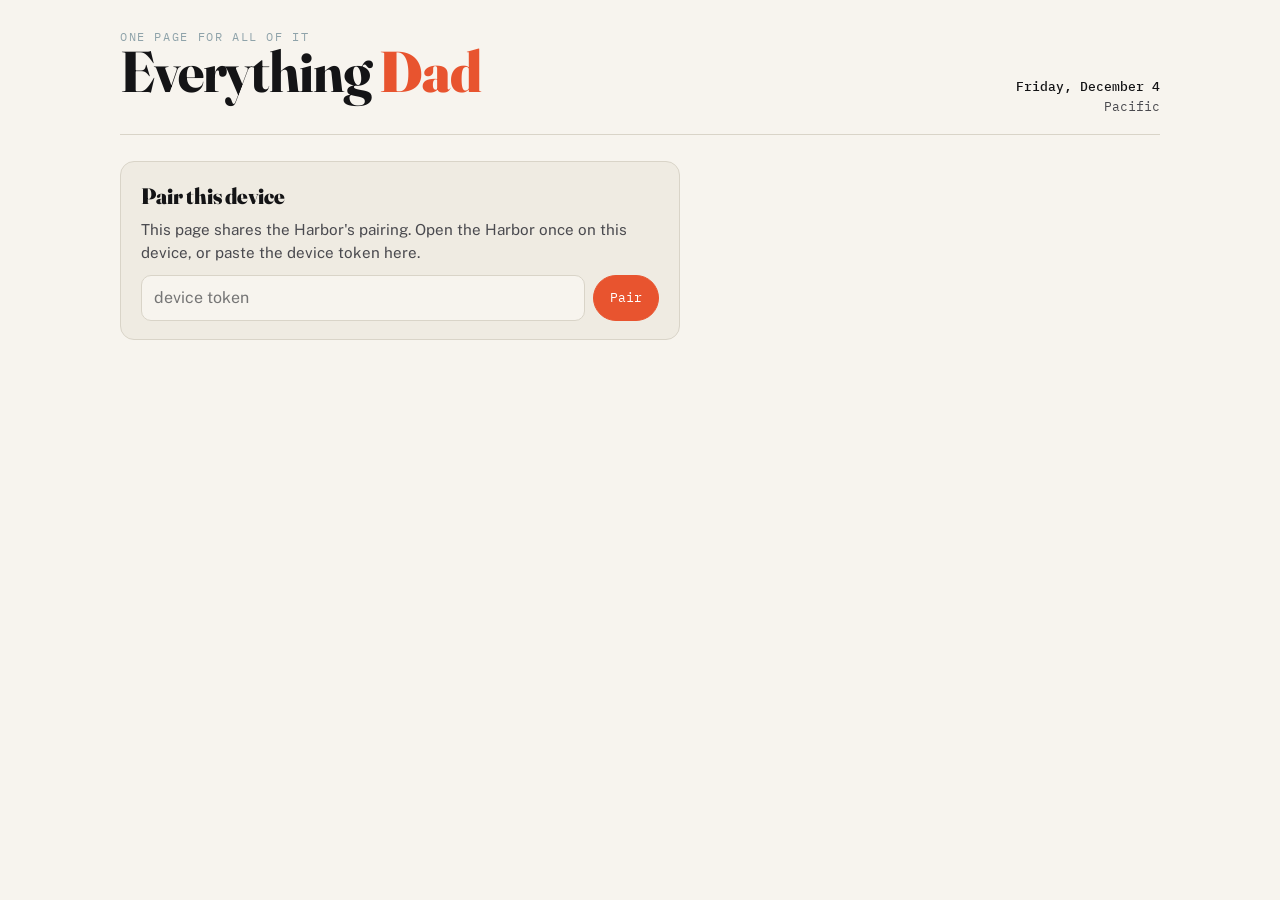
<file: dad-b3ab3e/index.html>
<!doctype html>
<html lang="en">
<head>
<meta charset="utf-8">
<meta name="viewport" content="width=device-width, initial-scale=1, viewport-fit=cover">
<meta name="robots" content="noindex, nofollow, noarchive">
<meta name="theme-color" content="#F7F4EE" media="(prefers-color-scheme: light)">
<meta name="theme-color" content="#0B0F11" media="(prefers-color-scheme: dark)">
<meta name="apple-mobile-web-app-capable" content="yes">
<meta name="apple-mobile-web-app-title" content="Dad">
<title>Everything Dad</title>
<link rel="manifest" href="manifest.webmanifest">
<link rel="icon" href="icon-192.png" type="image/png">
<link rel="apple-touch-icon" href="apple-touch-icon.png">
<link rel="preconnect" href="https://fonts.googleapis.com">
<link rel="stylesheet" href="https://fonts.googleapis.com/css2?family=Fraunces:ital,opsz,wght,WONK@0,9..144,400..900,1;1,9..144,400..900,1&family=Public+Sans:wght@400;600;700&family=IBM+Plex+Mono:wght@400;500&display=swap">
<style>
:root{
  --ground:#F7F4EE; --ground-2:#EFEBE2; --text:#141416; --soft:#4A4A4F; --rule:#D9D4C8; --fog:#8FA3AA;
  --paper:#F7F4EE; --paper-2:#EFEBE2; --paper-ink:#141416; --paper-soft:#4A4A4F; --paper-rule:#D9D4C8; --coral:#E8542F; --coral-ink:#BF3D1C; --coral-soft:#FBE6DF;
  --ink:#0F1416; --ink-2:#161D20; --ink-text:#F1ECE2; --ink-soft:#A9A59B; --ink-rule:#2A3235; --ember:#D98A5B; --ember-soft:#3A2A20;
  --ok:#2F7D4F; --ok-soft:#DDEFE3; --ask:#8A6D1F; --ask-soft:#F5EBCB; --stale:#7A5A5A; --stale-soft:#EFDEDE;
  --focus:#E8542F;
}
@media (prefers-color-scheme: dark){
  :root:not([data-theme="light"]){
    --ground:#0B0F11; --ground-2:#12181B; --text:#F1ECE2; --soft:#B5B0A6; --rule:#252D31; --fog:#7F9299;
    --ok:#7FD0A0; --ok-soft:#173224; --ask:#E3C36A; --ask-soft:#3A3116; --stale:#D0A0A0; --stale-soft:#3A2626;
  }
}
:root[data-theme="dark"]{
  --ground:#0B0F11; --ground-2:#12181B; --text:#F1ECE2; --soft:#B5B0A6; --rule:#252D31; --fog:#7F9299;
  --ok:#7FD0A0; --ok-soft:#173224; --ask:#E3C36A; --ask-soft:#3A3116; --stale:#D0A0A0; --stale-soft:#3A2626;
}
*{box-sizing:border-box}
[hidden]{display:none!important}
body{margin:0;background:var(--ground);color:var(--text);font-family:"Public Sans",system-ui,-apple-system,sans-serif;font-size:16px;line-height:1.5;-webkit-font-smoothing:antialiased}
a{color:inherit}
.wrap{max-width:1080px;margin:0 auto;padding:28px 20px 80px}
.kicker{font-family:"IBM Plex Mono",ui-monospace,Menlo,monospace;font-size:.72rem;letter-spacing:.14em;text-transform:uppercase;color:var(--fog)}
h1,h2,h3{font-family:"Fraunces","Iowan Old Style",Georgia,serif;text-wrap:balance;margin:0;font-variation-settings:"opsz" 144,"WONK" 1}
.mast{display:flex;align-items:flex-end;justify-content:space-between;gap:16px;border-bottom:1.5px solid var(--rule);padding-bottom:16px;flex-wrap:wrap}
.mast h1{font-size:clamp(2.4rem,6vw,3.6rem);font-weight:700;line-height:.95;letter-spacing:-.02em}
.mast h1 b{font-weight:900;color:var(--coral)}
.mast .sub{font-family:"Fraunces",Georgia,serif;font-style:italic;font-size:1.1rem;color:var(--soft);margin-top:8px}
.mast .date{font-family:"IBM Plex Mono",ui-monospace,monospace;font-size:.8rem;color:var(--soft);text-align:right;line-height:1.6}
.mast .date b{display:block;color:var(--text);font-weight:500}

/* today */
.today{margin-top:26px;border:1.5px solid var(--rule);border-radius:14px;background:var(--ground-2);padding:18px 20px 20px;display:grid;grid-template-columns:1.2fr .8fr;gap:22px}
@media (max-width:760px){.today{grid-template-columns:1fr}}
.today .head{display:flex;align-items:baseline;justify-content:space-between;gap:12px;grid-column:1 / -1;flex-wrap:wrap}
.today .head h2{font-size:1.65rem;font-weight:900;letter-spacing:-.01em}
.today .head h2 small{font-family:"IBM Plex Mono",ui-monospace,monospace;font-size:.72rem;letter-spacing:.12em;text-transform:uppercase;color:var(--fog);font-weight:400;display:block;margin-bottom:4px}
.nav{display:flex;gap:6px;align-items:center}
.nav button{font:inherit;font-family:"IBM Plex Mono",ui-monospace,monospace;font-size:.78rem;padding:6px 10px;border:1.5px solid var(--rule);border-radius:999px;background:transparent;color:var(--text);cursor:pointer}
.nav button:hover{border-color:var(--coral)}
.nav button:focus-visible,.copy:focus-visible,a:focus-visible{outline:2px solid var(--focus);outline-offset:2px}
.post{border:1.5px solid var(--rule);border-radius:10px;background:var(--ground);padding:14px 14px 12px;display:flex;flex-direction:column;gap:10px}
.post .lab{display:flex;justify-content:space-between;align-items:center;gap:10px}
.post .lab .kicker{color:var(--soft)}
.post p{margin:0;white-space:pre-wrap;font-size:1rem;line-height:1.55;max-width:62ch}
.copy{font:inherit;font-family:"IBM Plex Mono",ui-monospace,monospace;font-size:.74rem;letter-spacing:.06em;padding:5px 11px;border-radius:999px;border:1.5px solid var(--coral);background:var(--coral);color:#fff;cursor:pointer}
.copy[data-done="1"]{background:transparent;color:var(--coral)}
.meta{display:grid;grid-template-columns:auto 1fr;gap:6px 14px;align-content:start;font-size:.92rem}
.meta dt{font-family:"IBM Plex Mono",ui-monospace,monospace;font-size:.7rem;letter-spacing:.12em;text-transform:uppercase;color:var(--fog);padding-top:4px}
.meta dd{margin:0;color:var(--text)}
.meta dd.q{color:var(--soft)}
.tomorrow{grid-column:1 / -1;border-top:1px dashed var(--rule);padding-top:10px;font-size:.92rem;color:var(--soft);display:flex;justify-content:space-between;gap:12px;flex-wrap:wrap}
.tomorrow a{color:var(--coral-ink);font-weight:600;text-decoration:none}
.tomorrow a:hover{text-decoration:underline}

/* the doors */
.doors{display:grid;grid-template-columns:1fr 1fr;gap:18px;margin-top:34px}
@media (max-width:760px){.doors{grid-template-columns:1fr}}
.door{border-radius:16px;padding:22px 22px 18px;display:flex;flex-direction:column;gap:14px;min-height:100%}
.door.a{background:var(--paper);color:var(--paper-ink);border:1.5px solid var(--paper-rule)}
.door.b{background:var(--ink);color:var(--ink-text);border:1.5px solid var(--ink-rule)}
.door .kicker{margin-bottom:-6px}
.door.a .kicker{color:var(--coral-ink)}
.door.b .kicker{color:var(--ember)}
.door h2{font-size:clamp(1.9rem,4vw,2.5rem);font-weight:900;line-height:1;letter-spacing:-.015em}
.door.a h2 b{color:var(--coral)}
.door.b h2 b{color:var(--ember)}
.door .law{font-family:"Fraunces",Georgia,serif;font-style:italic;font-size:1rem;margin:0}
.door.a .law{color:var(--paper-soft)}
.door.b .law{color:var(--ink-soft)}
.links{list-style:none;margin:4px 0 0;padding:0;display:flex;flex-direction:column;gap:8px}
.links li a{display:grid;grid-template-columns:1fr auto;gap:10px;align-items:center;text-decoration:none;padding:12px 14px;border-radius:12px;border:1.5px solid transparent}
.door.a .links li a{border-color:var(--paper-rule);background:rgba(255,255,255,.45)}
.door.b .links li a{border-color:var(--ink-rule);background:var(--ink-2)}
.door.a .links li a:hover{border-color:var(--coral)}
.door.b .links li a:hover{border-color:var(--ember)}
.links .t{font-weight:700;font-size:1.02rem;line-height:1.25}
.links .u{display:block;font-family:"IBM Plex Mono",ui-monospace,monospace;font-size:.72rem;margin-top:2px;font-weight:400}
.door.a .links .u{color:var(--paper-soft)}
.door.b .links .u{color:var(--ink-soft)}
.pill{font-family:"IBM Plex Mono",ui-monospace,monospace;font-size:.66rem;letter-spacing:.1em;text-transform:uppercase;padding:4px 9px;border-radius:999px;white-space:nowrap}
.pill.ok{background:var(--ok-soft);color:var(--ok)}
.pill.ask{background:var(--ask-soft);color:var(--ask)}
.pill.stale{background:var(--stale-soft);color:var(--stale)}
.door.b .pill.ok{background:#173224;color:#7FD0A0}
.door.b .pill.ask{background:#3A3116;color:#E3C36A}
.door.a .pill.ok{background:#DDEFE3;color:#2F7D4F}
.door.a .pill.ask{background:#F5EBCB;color:#8A6D1F}
.door .foot{margin-top:auto;font-size:.86rem;padding-top:6px}
.door.a .foot{color:var(--paper-soft)}
.door.b .foot{color:var(--ink-soft)}
.door .foot b{font-weight:600}

/* desk + files */
section.plain{margin-top:36px}
section.plain h2{font-size:1.5rem;font-weight:900;letter-spacing:-.01em;margin-bottom:4px}
section.plain .lede{margin:0 0 14px;color:var(--soft);max-width:66ch}
.desk{list-style:none;margin:0;padding:0;border-top:1.5px solid var(--rule)}
.desk li{display:grid;grid-template-columns:minmax(0,1.1fr) minmax(0,1.6fr) auto;gap:8px 18px;align-items:start;padding:14px 0;border-bottom:1px solid var(--rule)}
@media (max-width:760px){.desk li{grid-template-columns:1fr;gap:6px}}
.desk a.t{font-family:"Fraunces",Georgia,serif;font-weight:700;font-size:1.15rem;text-decoration:none;line-height:1.2;font-variation-settings:"opsz" 72,"WONK" 1}
.desk a.t:hover{color:var(--coral-ink);text-decoration:underline}
.desk .w{font-size:.93rem;color:var(--soft);margin:0}
.desk .w b{color:var(--text);font-weight:600}
.desk .d{font-family:"IBM Plex Mono",ui-monospace,monospace;font-size:.72rem;color:var(--fog);text-align:right;line-height:1.7}
@media (max-width:760px){.desk .d{text-align:left}}
.files{display:grid;grid-template-columns:auto 1fr;gap:8px 18px;margin:0;font-size:.95rem;border-top:1.5px solid var(--rule);padding-top:12px}
.files dt{font-family:"IBM Plex Mono",ui-monospace,monospace;font-size:.72rem;letter-spacing:.1em;text-transform:uppercase;color:var(--fog);padding-top:4px}
.files dd{margin:0}
.files dd a{text-decoration:none;font-weight:600}
.files dd a:hover{text-decoration:underline;color:var(--coral-ink)}
.files dd span{color:var(--soft)}

/* mock note */
.note{margin-top:40px;border:1.5px dashed var(--rule);border-radius:12px;padding:16px 18px;font-size:.93rem;color:var(--soft)}
.note h3{font-size:1.1rem;font-weight:700;color:var(--text);margin-bottom:6px}
.note ol{margin:6px 0 0;padding-left:20px}
.note li{margin:4px 0}
.note li b{color:var(--text);font-weight:600}
.toast{position:fixed;left:50%;bottom:22px;transform:translateX(-50%) translateY(20px);background:var(--text);color:var(--ground);font-family:"IBM Plex Mono",ui-monospace,monospace;font-size:.78rem;padding:9px 14px;border-radius:999px;opacity:0;transition:opacity .2s,transform .2s;pointer-events:none}
.toast.on{opacity:1;transform:translateX(-50%) translateY(0)}
@media (prefers-reduced-motion:reduce){.toast{transition:none}}

.pair{margin-top:26px;border:1.5px solid var(--rule);border-radius:14px;background:var(--ground-2);padding:18px 20px;max-width:560px}
.pair h2{font-size:1.4rem;font-weight:900;margin-bottom:6px}
.pair p{margin:0 0 10px;color:var(--soft);font-size:.95rem}
.pair form{display:flex;gap:8px;flex-wrap:wrap}
.pair input{flex:1 1 220px;font:inherit;padding:10px 12px;border:1.5px solid var(--rule);border-radius:10px;background:var(--ground);color:var(--text)}
.pair button{font:inherit;font-family:"IBM Plex Mono",ui-monospace,monospace;font-size:.8rem;padding:10px 16px;border-radius:999px;border:1.5px solid var(--coral);background:var(--coral);color:#fff;cursor:pointer}
.nav .done{border-color:var(--coral);color:var(--coral)}
.nav .done[data-done="1"]{background:var(--coral);color:#fff}
.status{margin-top:18px;font-family:"IBM Plex Mono",ui-monospace,monospace;font-size:.74rem;color:var(--fog)}
.status.err{color:var(--stale)}
</style>
</head>
<body>
<div class="wrap">
  <header class="mast">
    <div>
      <div class="kicker" id="kicker">One page for all of it</div>
      <h1>Everything <b>Dad</b></h1>
      <p class="sub" id="sub"></p>
    </div>
    <div class="date" id="today-date"></div>
  </header>
  <div id="app"></div>
  <div class="status" id="status"></div>
</div>
<div class="toast" id="toast" role="status" aria-live="polite">Copied</div>
<script>
(function(){
  // The shell. Everything it shows arrives from the hub-api door, gated by the same device token as the Harbor.
  var API = 'https://dsjnvwhyevjzsmuawkcs.supabase.co/functions/v1/hub-api';
  var $ = function(id){ return document.getElementById(id); };
  var app = $('app'), status = $('status'); var DAYS = {};
  var DOW = ['Sunday','Monday','Tuesday','Wednesday','Thursday','Friday','Saturday'];
  var MON = ['January','February','March','April','May','June','July','August','September','October','November','December'];
  function fmt(d){ return DOW[d.getUTCDay()]+', '+MON[d.getUTCMonth()]+' '+d.getUTCDate(); }
  function pacificToday(){
    var f = new Intl.DateTimeFormat('en-US',{timeZone:'America/Los_Angeles',year:'numeric',month:'2-digit',day:'2-digit'});
    var p = {}; f.formatToParts(new Date()).forEach(function(x){ p[x.type]=x.value; });
    return new Date(Date.UTC(+p.year,+p.month-1,+p.day));
  }
  function esc(s){ return String(s==null?'':s).replace(/[&<>"]/g,function(c){ return {'&':'&amp;','<':'&lt;','>':'&gt;','"':'&quot;'}[c]; }); }
  function token(){ try { return localStorage.getItem('eddy_token') || ''; } catch(e) { return ''; } }
  function cacheGet(){ try { return JSON.parse(localStorage.getItem('hub_cache')||'null'); } catch(e) { return null; } }
  function cacheSet(c){ try { localStorage.setItem('hub_cache', JSON.stringify(c)); } catch(e) {} }
  var today = pacificToday();
  $('today-date').innerHTML = '<b>'+fmt(today)+'</b>Pacific';

  function pairing(msg){
    app.innerHTML = '<section class="pair"><h2>Pair this device</h2><p>'+esc(msg||'This page shares the Harbor\'s pairing. Open the Harbor once on this device, or paste the device token here.')+'</p>'+
      '<form id="pf"><input id="pt" type="password" autocomplete="off" placeholder="device token" aria-label="Device token"><button type="submit">Pair</button></form></section>';
    $('pf').onsubmit = function(e){ e.preventDefault(); var v=$('pt').value.trim(); if(!v) return; try{ localStorage.setItem('eddy_token', v); }catch(err){} load(true); };
  }

  function render(c, note){
    var DAY0 = new Date(c.day0+'T00:00:00Z');
    var cards = c.cards||[];
    var todayIdx = Math.round((today - DAY0)/86400000);
    var idx = Math.min(Math.max(todayIdx,0), cards.length-1);
    $('sub').textContent = c.sub||''; $('kicker').textContent = c.kicker||'';
    var h = '';
    h += '<section class="today" aria-labelledby="today-h"><div class="head"><h2 id="today-h"><small id="today-kicker"></small><span id="today-frame"></span></h2>'+
      '<div class="nav"><button type="button" id="prev">&larr; prev</button><button type="button" id="next">next &rarr;</button><button type="button" id="reset">today</button><button type="button" id="done" class="done">Done</button></div></div>'+
      '<div class="post"><div class="lab"><span class="kicker" id="x-lab"></span><button type="button" class="copy" data-for="x">Copy</button></div><p id="x-text"></p></div>'+
      '<div><dl class="meta"><dt>Photo</dt><dd id="m-photo"></dd><dt>Where</dt><dd id="m-plat"></dd><dt>Alt</dt><dd class="q" id="m-alt"></dd></dl>'+
      '<div class="post" id="ig-box" style="margin-top:12px"><div class="lab"><span class="kicker" id="ig-lab"></span><button type="button" class="copy" data-for="ig">Copy</button></div><p id="ig-text"></p></div><div class="post" id="reply-box" style="margin-top:12px" hidden><div class="lab"><span class="kicker" id="reply-lab"></span><button type="button" class="copy" data-for="reply">Copy</button></div><p id="reply-text"></p></div><div id="extras-box"></div></div>'+
      '<div class="tomorrow"><span id="tomorrow"></span><a href="'+esc(c.plan_url)+'">The whole plan, with every Why &rarr;</a></div></section>';
    h += '<div class="doors">';
    (c.doors||[]).forEach(function(d,i){
      h += '<section class="door '+(i===0?'a':'b')+'"><div class="kicker">'+esc(d.kicker)+'</div><h2>'+d.h+'</h2><p class="law">'+esc(d.law)+'</p><ul class="links">';
      (d.links||[]).forEach(function(l){ h += '<li><a href="'+esc(l.href)+'"><span><span class="t">'+esc(l.t)+'</span><span class="u">'+esc(l.u)+'</span></span><span class="pill '+esc(l.pill)+'">'+esc(l.label)+'</span></a></li>'; });
      h += '</ul><p class="foot">'+d.foot+'</p></section>';
    });
    h += '</div>';
    h += '<section class="plain"><h2>The pages you rule from</h2><p class="lede">Private, behind your claude.ai login. Each one is the copy of record for what it names; the vault holds the same file.</p><ul class="desk">';
    (c.desk||[]).forEach(function(x){ h += '<li><a class="t" href="'+esc(x.href)+'">'+esc(x.t)+'</a><p class="w">'+x.w+'</p><span class="d">'+x.d+'</span></li>'; });
    h += '</ul></section>';
    h += '<section class="plain"><h2>Where the files live</h2><p class="lede">Your rewrite of any line is final, and these are the places it lands.</p><dl class="files">';
    (c.files||[]).forEach(function(f){ h += '<dt>'+esc(f.dt)+'</dt><dd>'+f.dd+'</dd>'; });
    h += '</dl></section>';
    app.innerHTML = h;
    status.className = 'status'; status.textContent = note || ('Content from the vault, updated '+(c.generated_at||'').replace('T',' ').slice(0,16)+' UTC.');
    function paint(){
      var k = cards[idx]; if(!k) return;
      var rel = idx===todayIdx ? 'Today, ' : (idx<todayIdx ? 'Posted, ' : 'Coming, ');
      var d = new Date(DAY0.getTime()+idx*86400000);
      $('today-kicker').textContent = rel+'Day '+k.day+' of '+cards.length+', '+fmt(d);
      $('today-frame').textContent = k.frame; $('x-text').textContent = k.x;
      $('m-photo').textContent = k.photo; $('m-plat').textContent = k.platforms; $('m-alt').textContent = k.alt; $('x-lab').textContent = c.x_label||''; $('ig-lab').textContent = c.ig_label||'';
      var ig = $('ig-box'); if (k.ig){ ig.hidden=false; $('ig-text').textContent=k.ig; } else { ig.hidden=true; }
      var rb = $('reply-box'); if (k.reply){ rb.hidden=false; $('reply-text').textContent=k.reply; $('reply-lab').textContent=c.reply_label||''; } else { rb.hidden=true; }
      var xb = $('extras-box'), hx = '';
      (k.extras||[]).forEach(function(it, n){
        hx += '<div class="post" style="margin-top:12px"><div class="kicker">'+esc(c.extras_label||'')+'</div><b>'+esc(it.title)+'</b>';
        if (it.photo) hx += '<p style="color:var(--soft);font-size:.9rem;margin:4px 0 0">'+esc(it.photo)+'</p>';
        if (it.x) hx += '<div class="lab"><span class="kicker">'+esc(c.x_label||'')+'</span><button type="button" class="copy" data-extra="'+n+'" data-kind="x">Copy</button></div><p>'+esc(it.x)+'</p>';
        if (it.ig) hx += '<div class="lab"><span class="kicker">'+esc(it.kind==='reel' ? (c.reel_label||'') : (c.ig_label||''))+'</span><button type="button" class="copy" data-extra="'+n+'" data-kind="ig">Copy</button></div><p>'+esc(it.ig)+'</p>';
        if (it.alt) hx += '<div class="lab"><span class="kicker">Alt</span><button type="button" class="copy" data-extra="'+n+'" data-kind="alt">Copy</button></div><p style="color:var(--soft)">'+esc(it.alt)+'</p>';
        hx += '</div>';
      });
      xb.innerHTML = hx;
      var n = cards[idx+1];
      $('tomorrow').textContent = n ? ('Tomorrow: Day '+n.day+', '+n.frame+', photo '+String(n.photo).split(' (')[0]+'.') : 'Day 14: ten minutes on Sunday and three numbers to homebase.';
      $('prev').disabled = idx===0; $('next').disabled = idx===cards.length-1;
      var db = $('done'); if (DAYS[k.day]) { db.textContent='Posted. Undo'; db.setAttribute('data-done','1'); } else { db.textContent='Done'; db.removeAttribute('data-done'); }
    }
    $('prev').onclick=function(){ if(idx>0){idx--;paint();} };
    $('next').onclick=function(){ if(idx<cards.length-1){idx++;paint();} };
    $('reset').onclick=function(){ idx=Math.min(Math.max(todayIdx,0),cards.length-1); paint(); };
    $('done').onclick=function(){
      var k=cards[idx]; var want = !DAYS[k.day]; var b=$('done'); b.disabled=true;
      fetch(API, { method:'POST', headers:{'content-type':'application/json'}, body: JSON.stringify({ token: token(), op: 'day_done', day: k.day, done: want, source: 'hub' }) })
        .then(function(r){ return r.json(); })
        .then(function(d){ if (d && d.ok) { DAYS[k.day] = want; paint(); status.className='status'; status.textContent = want ? ('Day '+k.day+' marked posted. The record has it.') : ('Day '+k.day+' back to open.'); } else { status.className='status err'; status.textContent='Could not save: '+((d&&d.error)||'unknown'); } })
        .catch(function(){ status.className='status err'; status.textContent='Offline; not saved.'; })
        .then(function(){ b.disabled=false; });
    };
    var toast=$('toast'), tt;
    app.querySelectorAll('.copy').forEach(function(b){
      b.onclick=function(){
        var k=cards[idx]; var f=b.getAttribute('data-for'); var text = f==='x' ? k.x : f==='reply' ? k.reply : k.ig;
        var done=function(){ b.textContent='Copied'; b.setAttribute('data-done','1'); toast.classList.add('on'); clearTimeout(tt); tt=setTimeout(function(){toast.classList.remove('on'); b.textContent='Copy'; b.removeAttribute('data-done');},1400); };
        var fallback=function(){ var ta=document.createElement('textarea'); ta.value=text; ta.style.position='fixed'; ta.style.opacity='0'; document.body.appendChild(ta); ta.select(); try{document.execCommand('copy');}catch(e){} document.body.removeChild(ta); };
        if (navigator.clipboard && navigator.clipboard.writeText){ navigator.clipboard.writeText(text).then(done, function(){ fallback(); done(); }); } else { fallback(); done(); }
      };
    });
    $('extras-box').onclick = function(ev){
      var b = ev.target.closest('button[data-extra]'); if (!b) return;
      var it = (cards[idx].extras||[])[+b.getAttribute('data-extra')]; if (!it) return;
      var kind = b.getAttribute('data-kind'); var text = kind==='x' ? it.x : kind==='alt' ? it.alt : it.ig;
      var done=function(){ b.textContent='Copied'; b.setAttribute('data-done','1'); toast.classList.add('on'); clearTimeout(tt); tt=setTimeout(function(){toast.classList.remove('on'); b.textContent='Copy'; b.removeAttribute('data-done');},1400); };
      var fallback=function(){ var ta=document.createElement('textarea'); ta.value=text; ta.style.position='fixed'; ta.style.opacity='0'; document.body.appendChild(ta); ta.select(); try{document.execCommand('copy');}catch(e){} document.body.removeChild(ta); };
      if (navigator.clipboard && navigator.clipboard.writeText){ navigator.clipboard.writeText(text).then(done, function(){ fallback(); done(); }); } else { fallback(); done(); }
    };
    paint();
  }

  function load(fresh){
    var t = token();
    if (!t) { pairing(); return; }
    var cached = cacheGet();
    if (cached && !fresh) render(cached, 'Loading the latest from the vault.');
    else if (!cached) { status.className='status'; status.textContent='Loading.'; }
    fetch(API, { method:'POST', headers:{'content-type':'application/json'}, body: JSON.stringify({ token: t, op: 'hub' }) })
      .then(function(r){ return r.json().then(function(d){ return { ok: r.ok, status: r.status, d: d }; }); })
      .then(function(x){
        if (x.status === 403) { try{ localStorage.removeItem('eddy_token'); }catch(e){} pairing('That token was not accepted. Paste the device token from the Harbor.'); return; }
        if (!x.ok || !x.d || !x.d.content) { status.className='status err'; status.textContent = 'Could not load: '+((x.d&&x.d.error)||('HTTP '+x.status))+(cached?' (showing the last copy).':''); if(!cached) app.innerHTML=''; return; }
        DAYS = {}; (x.d.days||[]).forEach(function(r){ DAYS[r.day] = !!r.done; }); cacheSet(x.d.content); render(x.d.content);
      })
      .catch(function(e){ status.className='status err'; status.textContent = 'Offline: '+(cached?'showing the last copy.':'nothing cached yet.'); });
  }
  load(false);
})();
</script>
</body>
</html>
</file>
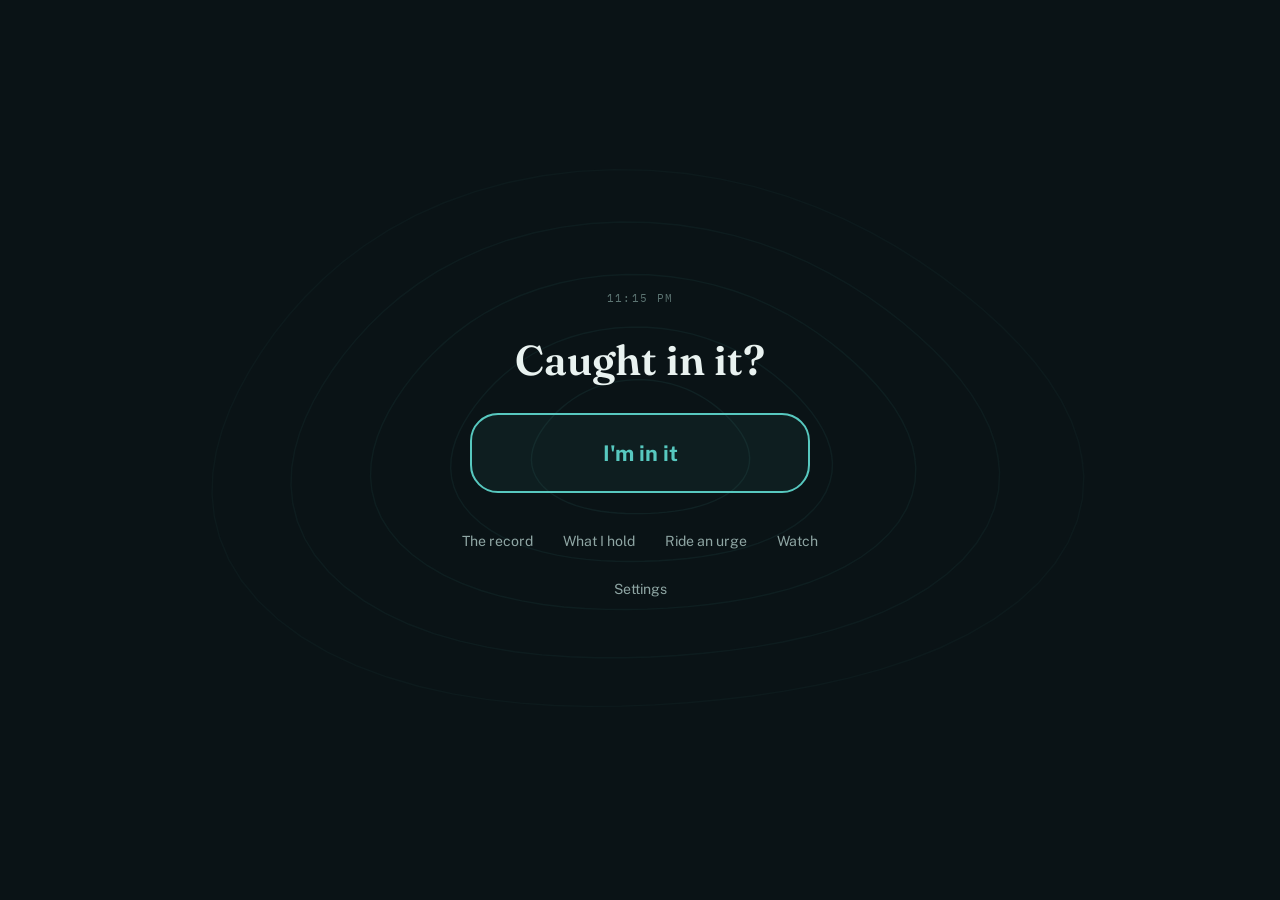
<file: eddy-4f2a9c/index.html>
<!doctype html>
<html lang="en">
<head>
<meta charset="utf-8">
<meta name="viewport" content="width=device-width, initial-scale=1, viewport-fit=cover, user-scalable=no">
<meta name="robots" content="noindex, nofollow">
<meta name="theme-color" content="#0A1316">
<meta name="apple-mobile-web-app-capable" content="yes">
<meta name="apple-mobile-web-app-status-bar-style" content="black-translucent">
<meta name="apple-mobile-web-app-title" content="The Eddy">
<title>The Eddy</title>
<link rel="manifest" href="manifest.webmanifest">
<link rel="apple-touch-icon" href="apple-touch-icon.png">
<link rel="icon" href="icon-192.png">
<link rel="preconnect" href="https://fonts.googleapis.com">
<link rel="stylesheet" href="https://fonts.googleapis.com/css2?family=Fraunces:opsz,wght@9..144,400;9..144,600&family=Public+Sans:wght@400;600;700&family=IBM+Plex+Mono:wght@400;500&display=swap">
<link rel="stylesheet" href="styles.css">
</head>
<body>
<div id="app" aria-live="polite">
  <!-- Landing -->
  <section id="v-land" class="view">
    <canvas id="eddy-canvas" aria-hidden="true"></canvas>
    <div class="land-inner">
      <div id="ctx-strip" class="ctx-strip"></div>
      <h1 class="land-title">Caught in it?</h1>
      <button id="btn-in" class="big-btn">I'm in it</button>
      <button id="btn-continue" class="quiet-btn hidden" style="margin-top:10px; color:var(--water); text-align:left; white-space:normal; line-height:1.35;"></button>
      <button id="btn-close-land" class="close-btn hidden"></button>
      <div id="parks-banner" class="parks-banner hidden"></div>
      <nav class="land-nav">
        <button data-nav="record" class="quiet-btn">The record</button>
        <button data-nav="hold" class="quiet-btn">What I hold</button>
        <button data-nav="ride" class="quiet-btn">Ride an urge</button>
        <button data-nav="watch" class="quiet-btn">Watch</button>
        <button data-nav="settings" class="quiet-btn">Settings</button>
      </nav>
    </div>
  </section>

  <!-- Episode -->
  <section id="v-ep" class="view hidden">
    <header class="bar">
      <button class="back" data-back>&#8249;</button>
      <span id="ep-clock" class="bar-label"></span>
      <button id="btn-close-ep" class="bar-action">Close it</button>
    </header>
    <div id="ep-stream" class="stream"></div>
    <div class="guide-moves">
      <button data-move="land" class="move-btn">Land it</button>
      <button data-move="two_stories" class="move-btn">Two stories</button>
      <button data-move="park" class="move-btn warm">Park it</button>
      <button data-move="next_move" class="move-btn">Next move</button>
    </div>
    <div class="dump-row">
      <textarea id="dump" rows="2" placeholder="Dump it. Raw is fine." aria-label="Dump the loop"></textarea>
      <button id="btn-talk" class="talk-btn" aria-label="Hold to talk">&#127908;</button>
      <button id="btn-send" class="send-btn" aria-label="Send to the guide">&#8593;</button>
    </div>
  </section>

  <!-- Park -->
  <section id="v-park" class="view hidden">
    <header class="bar"><button class="back" data-back>&#8249;</button><span class="bar-label">Park it</span><span></span></header>
    <div class="pad">
      <p class="lead">Write it down, hand it over. If it still needs you at the appointment, it gets your full attention on purpose.</p>
      <div id="park-chips" class="chips"></div>
      <input type="datetime-local" id="park-custom" class="dt" aria-label="Pick a time">
      <button id="btn-park-go" class="big-btn small">Park it</button>
    </div>
  </section>

  <!-- Parked confirmation -->
  <section id="v-held" class="view hidden">
    <div class="held-inner">
      <h1 class="held-title">Held.<br>Not lost.</h1>
      <p id="held-line" class="lead"></p>
      <p id="held-stats" class="held-stats"></p>
      <button id="btn-held-done" class="big-btn small">Back to it</button>
    </div>
  </section>

  <!-- Park arrival -->
  <section id="v-arrive" class="view hidden">
    <header class="bar"><button class="back" data-back>&#8249;</button><span class="bar-label">The parked loop</span><span></span></header>
    <div class="pad">
      <p class="lead">You parked this:</p>
      <div id="arrive-note" class="note-card"></div>
      <p class="lead">How does it arrive?</p>
      <div class="two-row">
        <button id="btn-arrive-quiet" class="move-btn">Quiet now</button>
        <button id="btn-arrive-loud" class="move-btn warm">Still loud</button>
      </div>
    </div>
  </section>

  <!-- Watch -->
  <section id="v-watch" class="view hidden">
    <canvas id="watch-canvas" aria-hidden="true"></canvas>
    <div class="watch-inner">
      <p id="watch-thought" class="watch-thought"></p>
      <p class="watch-hint">Let it circle. You are on the bank, not in the water.</p>
      <p id="watch-timer" class="watch-timer">1:30</p>
      <button id="btn-watch-done" class="quiet-btn">Done watching</button>
    </div>
  </section>

  <!-- Ride -->
  <section id="v-ride" class="view hidden">
    <header class="bar"><button class="back" data-back>&#8249;</button><span class="bar-label">Ride the urge</span><span></span></header>
    <div class="pad">
      <p class="lead">Name the ritual pulling at you. Then ride the urge for ninety seconds instead of feeding it. Both outcomes land as plain facts.</p>
      <div id="ritual-chips" class="chips"></div>
      <input id="ritual-new" class="dt" placeholder="Add your own" aria-label="Add a ritual">
      <div id="ride-ring" class="ride-ring hidden"><span id="ride-count">90</span></div>
      <button id="btn-ride-start" class="big-btn small">The urge is here</button>
      <div id="ride-outcome" class="two-row hidden">
        <button id="btn-rode" class="move-btn">I rode it</button>
        <button id="btn-took" class="move-btn warm">It took me</button>
      </div>
    </div>
  </section>

  <!-- Record -->
  <section id="v-record" class="view hidden">
    <header class="bar"><button class="back" data-back>&#8249;</button><span class="bar-label">The record</span><span></span></header>
    <div class="pad" id="record-body"><p class="lead">Reading the water...</p></div>
  </section>

  <!-- Closing: the loop becomes memory -->
  <section id="v-closed" class="view hidden">
    <header class="bar"><button class="back" data-back>&#8249;</button><span class="bar-label">Closed</span><span></span></header>
    <div class="pad" id="closed-body"></div>
  </section>

  <!-- What I hold -->
  <section id="v-hold" class="view hidden">
    <header class="bar"><button class="back" data-back>&#8249;</button><span class="bar-label">What I hold</span><span></span></header>
    <div class="pad" id="hold-body"><p class="lead">Reading...</p></div>
  </section>

  <!-- Settings -->
  <section id="v-settings" class="view hidden">
    <header class="bar"><button class="back" data-back>&#8249;</button><span class="bar-label">Settings</span><span></span></header>
    <div class="pad">
      <div class="set-block"><b>Pairing</b><p id="set-pair" class="dim"></p>
        <input id="pair-input" class="dt" placeholder="Paste your pairing link or token" aria-label="Pairing link or token">
        <button id="btn-pair" class="move-btn">Pair this app</button>
      </div>
      <div class="set-block"><b>Appointment knocks</b><p class="dim">Parks knock on this phone when they come due.</p><button id="btn-push" class="move-btn">Turn on knocks</button><p id="push-state" class="dim"></p></div>
      <div class="set-block"><b>The guide's law</b><p class="dim" id="law-line">The guide answers fresh every time. The verbatim-repeat law (A1) arms only on your word to homebase.</p></div>
      <div class="set-block"><b>Your data</b><p class="dim">Everything lives in your own Supabase, visible only to you, never scored.</p><button id="btn-export" class="move-btn">Export everything</button></div>
      <div class="set-block"><b>Sync</b><p id="sync-state" class="dim"></p></div>
    </div>
  </section>
</div>
<script src="app.js"></script>
</body>
</html>
</file>
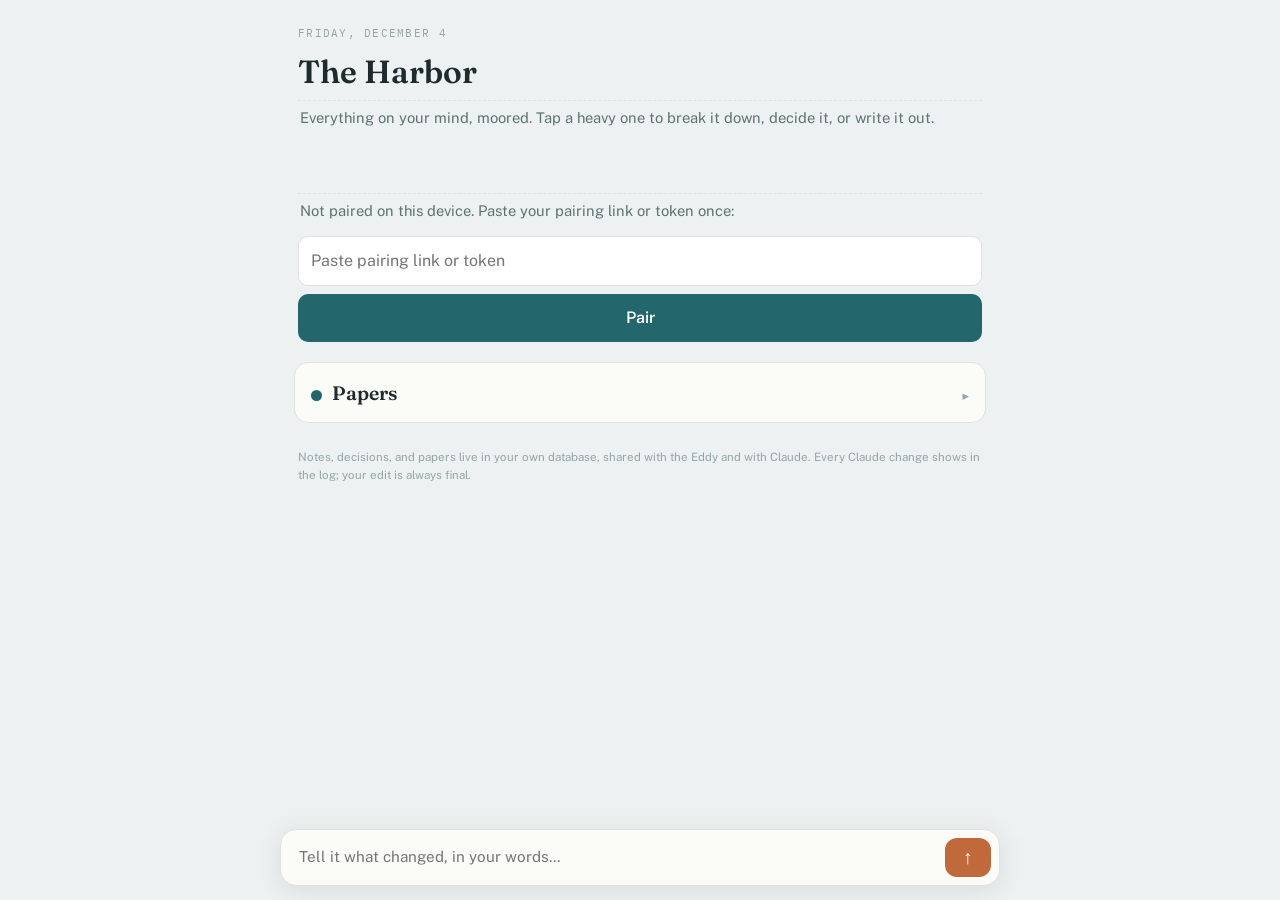
<file: harbor-7d31c9/index.html>
<!doctype html>
<html lang="en">
<head>
<meta charset="utf-8">
<meta name="viewport" content="width=device-width, initial-scale=1, viewport-fit=cover">
<meta name="robots" content="noindex, nofollow">
<meta name="theme-color" content="#EDF1F1">
<title>The Harbor</title>
<link rel="manifest" href="manifest.webmanifest">
<link rel="apple-touch-icon" href="apple-touch-icon.png">
<meta name="apple-mobile-web-app-capable" content="yes">
<meta name="apple-mobile-web-app-title" content="Harbor">
<link rel="preconnect" href="https://fonts.googleapis.com">
<link rel="stylesheet" href="https://fonts.googleapis.com/css2?family=Fraunces:opsz,wght@9..144,400;9..144,600&family=Public+Sans:wght@400;600;700&family=IBM+Plex+Mono:wght@400;500&display=swap">
<style>
  :root{
    --ground:#EDF1F1; --card:#FBFBF8; --card-2:#F3F5F1; --ink:#1E2B2E; --dim:#5E7275; --faint:#93A5A6; --line:#DCE3E2;
    --harbor:#23666B; --ember:#C06A3B; --note:#8A7B4E; --decide:#7A6890;
    --h-clay:#B4664D; --h-amber:#C08A2E; --h-moss:#6E8B5A; --h-slate:#5A6B80; --h-harbor:#23666B;
    --h-dusk:#7A6890; --h-gold:#B29045; --h-russet:#96543C; --h-teal:#3E8C84;
  }
  *{box-sizing:border-box; -webkit-tap-highlight-color:transparent}
  body{margin:0; background:var(--ground); color:var(--ink); font-family:"Public Sans",system-ui,sans-serif; font-size:16px; line-height:1.5; padding-bottom:128px;}
  header{padding:26px 18px 6px; max-width:720px; margin:0 auto;}
  h1{font-family:"Fraunces",Georgia,serif; font-weight:600; font-size:2rem; margin:0;}
  .sub{color:var(--dim); font-size:.92rem; margin:4px 0 0;}
  .datestrip{font-family:"IBM Plex Mono",ui-monospace,monospace; font-size:.66rem; letter-spacing:.12em; text-transform:uppercase; color:var(--faint); margin-bottom:6px;}
  .soon{max-width:720px; margin:14px auto 0; padding:0 18px; display:flex; gap:8px; overflow-x:auto; scrollbar-width:none;}
  .soon::-webkit-scrollbar{display:none}
  .soon-chip{flex:0 0 auto; background:var(--card); border:1px solid var(--line); border-radius:20px; padding:7px 13px; font-size:.78rem; color:var(--dim); white-space:nowrap;}
  .soon-chip b{color:var(--ink); font-weight:600;}
  main{max-width:720px; margin:14px auto 0; padding:0 14px; display:flex; flex-direction:column; gap:14px;}
  .topbar{max-width:720px; margin:10px auto 0; padding:0 18px; display:flex; justify-content:flex-end;}
  .topbar button{background:none; border:none; color:var(--dim); font:inherit; font-size:.8rem; cursor:pointer; padding:4px;}
  .box{background:var(--card); border:1px solid var(--line); border-radius:14px; padding:16px 16px 12px;}
  .box.collapsed{padding-bottom:16px;}
  .box-head{display:flex; align-items:baseline; gap:10px; cursor:pointer;}
  .bollard{width:11px; height:11px; border-radius:50%; flex:0 0 auto; position:relative; top:1px;}
  .box-title{font-family:"Fraunces",Georgia,serif; font-weight:600; font-size:1.22rem; margin:0; flex:1;}
  .deadline{font-family:"IBM Plex Mono",ui-monospace,monospace; font-size:.64rem; letter-spacing:.08em; color:var(--ember); white-space:nowrap;}
  .box-caret{color:var(--faint); font-size:.8rem; margin-left:2px;}
  .box-summary{color:var(--dim); font-size:.82rem; margin:7px 0 0; display:flex; gap:8px; flex-wrap:wrap; align-items:center;}
  .box-summary .decide-flag{color:var(--decide); font-weight:600;}
  .box-summary .over{color:var(--ember); font-weight:600;}
  .box-summary .dot{color:var(--faint);}
  .box.collapsed .why, .box.collapsed .items, .box.collapsed .add-row, .box.collapsed .landed{display:none;}
  .box:not(.collapsed) .box-summary{display:none;}
  .why{color:var(--dim); font-size:.86rem; margin:6px 0 10px; line-height:1.45;}
  .items{list-style:none; margin:0; padding:0; display:flex; flex-direction:column;}
  .item{border-top:1px solid var(--line);}
  .item:first-child{border-top:none}
  .item-main{display:flex; gap:11px; padding:10px 2px; align-items:flex-start;}
  .tick{width:22px; height:22px; border-radius:7px; border:2px solid var(--faint); flex:0 0 auto; margin-top:1px; display:flex; align-items:center; justify-content:center; color:transparent; font-weight:700; font-size:.9rem; transition:all .15s; cursor:pointer;}
  .item.done>.item-main .tick{background:var(--harbor); border-color:var(--harbor); color:#fff;}
  .item-body{flex:1; min-width:0; cursor:pointer;}
  .item-text{font-size:.95rem;}
  .item.done>.item-main .item-text{color:var(--faint); text-decoration:line-through;}
  .item-detail{color:var(--dim); font-size:.8rem; margin-top:1px;}
  .kindtag{font-family:"IBM Plex Mono",ui-monospace,monospace; font-size:.56rem; letter-spacing:.1em; text-transform:uppercase; padding:1px 6px; border-radius:8px; vertical-align:middle; margin-left:7px;}
  .kindtag.note{background:#F1ECDD; color:var(--note);}
  .kindtag.decision{background:#EDE8F2; color:var(--decide);}
  .meta{display:flex; gap:10px; align-items:center; margin-top:3px; flex-wrap:wrap;}
  .due{font-family:"IBM Plex Mono",ui-monospace,monospace; font-size:.62rem; color:var(--ember); letter-spacing:.06em;}
  .due.past{font-weight:700}
  .prog{font-family:"IBM Plex Mono",ui-monospace,monospace; font-size:.62rem; color:var(--harbor); letter-spacing:.06em; cursor:pointer;}
  .chev{color:var(--faint); font-size:.7rem; cursor:pointer; user-select:none;}
  .snippet{color:var(--dim); font-size:.8rem; margin-top:2px; white-space:pre-wrap; max-height:2.7em; overflow:hidden;}
  .linkrow{display:flex; gap:6px; flex-wrap:wrap; margin-top:6px;}
  .openlink{display:inline-block; background:var(--harbor); color:#fff; text-decoration:none; font-size:.78rem; font-weight:600; padding:6px 11px; border-radius:999px;}
  .openlink:active{opacity:.85}
  .chosen{font-size:.78rem; color:var(--harbor); margin-top:3px;}
  .chosen b{color:var(--harbor)}
  .subs{list-style:none; margin:0 0 6px 33px; padding:0; display:none;}
  .item.open .subs{display:block}
  .sub{display:flex; gap:9px; padding:6px 2px; align-items:flex-start; border-top:1px dashed var(--line);}
  .sub .tick{width:18px; height:18px; border-radius:6px; font-size:.72rem;}
  .sub.done .item-text{color:var(--faint); text-decoration:line-through;}
  .sub .item-text{font-size:.88rem}
  .landed{font-family:"IBM Plex Mono",ui-monospace,monospace; font-size:.62rem; letter-spacing:.1em; color:var(--faint); text-transform:uppercase; margin-top:8px;}
  .add-row{display:flex; gap:8px; margin-top:8px;}
  .add-row input{flex:1; border:1px dashed var(--line); background:transparent; border-radius:10px; padding:8px 12px; font:inherit; font-size:.88rem; color:var(--ink);}
  .add-row input::placeholder{color:var(--faint)}
  .add-row button{border:none; background:var(--harbor); color:#fff; border-radius:10px; width:36px; font-size:1.1rem; cursor:pointer;}
  /* detail sheet */
  #sheet{position:fixed; inset:0; background:rgba(20,35,38,.45); display:none; align-items:flex-end; z-index:30;}
  #sheet.open{display:flex}
  .sheet-card{background:var(--card); width:100%; border-radius:18px 18px 0 0; padding:16px 16px calc(18px + env(safe-area-inset-bottom)); max-width:720px; margin:0 auto; display:flex; flex-direction:column; gap:10px; max-height:90dvh; overflow-y:auto;}
  .sheet-title{font-family:"Fraunces",Georgia,serif; font-weight:600; font-size:1.15rem; margin:2px 0;}
  .sheet-card textarea, .sheet-card input{border:1px solid var(--line); border-radius:10px; padding:10px 12px; font:inherit; font-size:.95rem; background:#fff; color:var(--ink); width:100%;}
  .field-label{font-family:"IBM Plex Mono",ui-monospace,monospace; font-size:.6rem; letter-spacing:.1em; text-transform:uppercase; color:var(--faint); margin-bottom:-4px;}
  .opts{display:flex; flex-direction:column; gap:8px;}
  .opt{border:1.5px solid var(--line); border-radius:12px; padding:11px 13px; cursor:pointer;}
  .opt.chosen{border-color:var(--harbor); background:#F0F5F4;}
  .opt-label{font-weight:600; font-size:.92rem;}
  .opt-label .pick{float:right; font-family:"IBM Plex Mono",ui-monospace,monospace; font-size:.58rem; color:var(--harbor); letter-spacing:.1em;}
  .opt-note{color:var(--dim); font-size:.82rem; margin-top:2px;}
  .reasoning{background:var(--card-2); border-radius:12px; padding:12px 14px; font-size:.88rem; white-space:pre-wrap; line-height:1.5; color:var(--ink);}
  .toolbtns{display:flex; gap:8px; flex-wrap:wrap;}
  .toolbtn{border:1.5px solid var(--decide); color:var(--decide); background:transparent; border-radius:11px; padding:9px 12px; font:inherit; font-size:.82rem; font-weight:600; cursor:pointer;}
  .toolbtn.h{border-color:var(--harbor); color:var(--harbor);}
  .toolbtn.n{border-color:var(--note); color:var(--note);}
  .sheet-row{display:flex; gap:8px; margin-top:2px;}
  .sheet-row button{flex:1; padding:12px; border-radius:12px; border:1.5px solid var(--line); background:var(--card); font:inherit; font-weight:600; cursor:pointer; color:var(--ink);}
  .sheet-row .save{background:var(--harbor); border-color:var(--harbor); color:#fff;}
  .sheet-row .del{color:var(--h-clay); border-color:var(--h-clay); flex:0 0 auto; width:52px;}
  .bar{position:fixed; left:0; right:0; bottom:0; background:linear-gradient(to top, var(--ground) 75%, transparent); padding:14px 14px calc(14px + env(safe-area-inset-bottom)); z-index:20;}
  .bar-inner{max-width:720px; margin:0 auto; display:flex; gap:8px; background:var(--card); border:1px solid var(--line); border-radius:16px; padding:8px; box-shadow:0 4px 24px rgba(30,43,46,.10);}
  #say{flex:1; border:none; background:transparent; font:inherit; font-size:.95rem; padding:8px 10px; resize:none; max-height:30dvh; color:var(--ink);}
  #say:focus{outline:none}
  #send{border:none; background:var(--ember); color:#fff; border-radius:12px; width:46px; font-size:1.2rem; cursor:pointer; flex:0 0 auto;}
  #toast{position:fixed; left:50%; transform:translateX(-50%); bottom:calc(96px + env(safe-area-inset-bottom)); background:var(--ink); color:var(--ground); padding:11px 18px; border-radius:12px; font-size:.86rem; max-width:88%; display:none; z-index:40; line-height:1.4;}
  .logblock{max-width:720px; margin:18px auto 0; padding:0 18px; color:var(--faint); font-size:.76rem;}
  .logblock div{padding:2px 0}
  .pairing{max-width:720px; margin:20px auto; padding:0 18px; display:flex; flex-direction:column; gap:8px;}
  .pairing input{border:1px solid var(--line); border-radius:10px; padding:12px; font:inherit; width:100%;}
  .pairing button{border:none; background:var(--harbor); color:#fff; border-radius:10px; padding:12px; font:inherit; font-weight:600;}
  footer{max-width:720px; margin:26px auto 0; padding:0 18px; color:var(--faint); font-size:.72rem;}
  .spin{display:inline-block; width:13px; height:13px; border:2px solid var(--faint); border-top-color:var(--decide); border-radius:50%; animation:sp .7s linear infinite; vertical-align:-2px; margin-right:6px;}
  @keyframes sp{to{transform:rotate(360deg)}}
  @media(prefers-reduced-motion:reduce){.spin{animation:none}}
  /* papers drawer */
  .papers{max-width:720px; margin:18px auto 0; padding:0 14px;}
  .papers .box{padding-bottom:14px}
  .papers-head{display:flex; align-items:baseline; gap:10px; cursor:pointer;}
  .papers-head h2{font-family:"Fraunces",Georgia,serif; font-weight:600; font-size:1.22rem; margin:0; flex:1;}
  .papers-count{font-family:"IBM Plex Mono",ui-monospace,monospace; font-size:.64rem; letter-spacing:.08em; color:var(--faint);}
  .papers-body{display:none; margin-top:10px;}
  .papers.open .papers-body{display:block}
  .cap-row{display:flex; gap:8px; margin-bottom:10px;}
  .cap-btn{flex:1; border:1.5px solid var(--harbor); color:var(--harbor); background:rgba(35,102,107,.05); border-radius:12px; padding:12px 8px; font:inherit; font-weight:600; font-size:.9rem; cursor:pointer; text-align:center;}
  .cap-btn.warm{border-color:var(--ember); color:var(--ember); background:rgba(192,106,59,.05);}
  .cat-chips{display:flex; gap:6px; overflow-x:auto; scrollbar-width:none; padding-bottom:4px; margin-bottom:8px;}
  .cat-chips::-webkit-scrollbar{display:none}
  .cat-chip{flex:0 0 auto; border:1.5px solid var(--line); background:var(--card); border-radius:16px; padding:6px 12px; font-size:.78rem; color:var(--dim); cursor:pointer; white-space:nowrap;}
  .cat-chip.sel{border-color:var(--harbor); color:var(--harbor); font-weight:600;}
  .paper-grid{display:grid; grid-template-columns:repeat(3,1fr); gap:8px;}
  .paper{background:var(--card-2); border:1px solid var(--line); border-radius:10px; overflow:hidden; cursor:pointer; aspect-ratio:3/4; position:relative;}
  .paper img{width:100%; height:100%; object-fit:cover; display:block;}
  .paper .pdf{width:100%; height:100%; display:flex; align-items:center; justify-content:center; font-family:"IBM Plex Mono",ui-monospace,monospace; font-size:.7rem; letter-spacing:.12em; color:var(--dim);}
  .paper .lab{position:absolute; left:0; right:0; bottom:0; background:linear-gradient(transparent, rgba(30,43,46,.82)); color:#fff; font-size:.66rem; padding:14px 7px 6px; line-height:1.25;}
  .paper .lab b{display:block; font-weight:600; white-space:nowrap; overflow:hidden; text-overflow:ellipsis;}
  .empty{color:var(--faint); font-size:.86rem; padding:8px 2px;}
  .box-papers{font-family:"IBM Plex Mono",ui-monospace,monospace; font-size:.62rem; letter-spacing:.08em; color:var(--harbor); margin-top:8px; cursor:pointer;}
  .prog-bar{height:4px; background:var(--line); border-radius:2px; overflow:hidden; margin-top:6px;}
  .prog-bar i{display:block; height:100%; background:var(--harbor); width:0; transition:width .2s;}
  .preview{width:100%; max-height:38dvh; object-fit:contain; border-radius:10px; background:var(--card-2);}
  @media(min-width:760px){ main{display:grid; grid-template-columns:1fr 1fr; align-items:start;} .paper-grid{grid-template-columns:repeat(5,1fr);} }
</style>
</head>
<body>
<header>
  <div class="datestrip" id="datestrip"></div>
  <h1>The Harbor</h1>
  <p class="sub">Everything on your mind, moored. Tap a heavy one to break it down, decide it, or write it out.</p>
</header>
<div class="soon" id="soon"></div>
<div class="topbar" id="topbar" style="display:none"><button id="knocks-btn" title="Notifications for this phone">Knocks: checking</button><button id="toggle-all">Expand all</button></div>
<main id="board"></main>
<div class="pairing" id="pairing" style="display:none">
  <p class="sub">Not paired on this device. Paste your pairing link or token once:</p>
  <input id="pair-input" placeholder="Paste pairing link or token">
  <button id="pair-btn">Pair</button>
</div>
<section class="papers" id="papers">
  <div class="box">
    <div class="papers-head" id="papers-head"><span class="bollard" style="background:var(--harbor)"></span><h2>Papers</h2><span class="papers-count" id="papers-count"></span><span class="box-caret" id="papers-caret">▸</span></div>
    <div class="papers-body">
      <p class="why" style="margin-top:0">Mail and documents, photographed and filed. They live in your own storage, for good, and 29:11 reads the same shelf.</p>
      <div class="cap-row">
        <label class="cap-btn warm">Snap a doc<input type="file" accept="image/*" capture="environment" id="cap-camera" hidden></label>
        <label class="cap-btn">Choose or scan<input type="file" accept="image/*,application/pdf" multiple id="cap-choose" hidden></label>
      </div>
      <input id="paper-q" class="dt" placeholder="Search inside your documents..." aria-label="Search papers" style="margin-bottom:8px">
      <div class="cat-chips" id="cat-filter"></div>
      <div class="paper-grid" id="paper-grid"></div>
      <div class="empty" id="papers-empty" style="display:none">Nothing filed yet. Snap the first one.</div>
    </div>
  </div>
</section>
<div class="logblock" id="log"></div>
<footer>Notes, decisions, and papers live in your own database, shared with the Eddy and with Claude. Every Claude change shows in the log; your edit is always final.</footer>

<div id="sheet"><div class="sheet-card" id="sheet-card"></div></div>

<div class="bar"><div class="bar-inner">
  <textarea id="say" rows="1" placeholder="Tell it what changed, in your words..."></textarea>
  <button id="send" aria-label="Send">&#8593;</button>
</div></div>
<div id="toast"></div>

<script>
"use strict";
const FN = "https://dsjnvwhyevjzsmuawkcs.supabase.co/functions/v1";
const VAPID_PUBLIC = "BAeWETFXv1Y5lpd25yux-QfGnzeV7qNkwfSQSh3s-wQg-B9VO_HafzvyGu5SfRuqBgPJoS4U2GqBcuaXV46xizc";
let PUSH_ENDPOINTS = [];
if ("serviceWorker" in navigator) { navigator.serviceWorker.register("sw.js").catch(()=>{}); }
function urlB64ToUint8(s){ const pad = "=".repeat((4 - (s.length % 4)) % 4); const b = atob((s + pad).replace(/-/g, "+").replace(/_/g, "/")); return Uint8Array.from(b, c => c.charCodeAt(0)); }
async function knocksState(){
  const btn = document.getElementById("knocks-btn"); if (!btn) return;
  if (!("Notification" in window) || !("serviceWorker" in navigator) || !("PushManager" in window)) { btn.textContent = "Knocks: not here"; btn.disabled = true; return; }
  try {
    const reg = await navigator.serviceWorker.ready; const sub = await reg.pushManager.getSubscription();
    const on = !!sub && Notification.permission === "granted" && PUSH_ENDPOINTS.includes(sub.endpoint);
    btn.textContent = on ? "Knocks: on" : "Turn on knocks"; btn.dataset.on = on ? "1" : "";
  } catch(e) { btn.textContent = "Turn on knocks"; }
}
async function knocksToggle(){
  const btn = document.getElementById("knocks-btn");
  try {
    const reg = await navigator.serviceWorker.ready;
    if (btn.dataset.on) { const sub = await reg.pushManager.getSubscription(); if (sub) { await api("push_unsubscribe", { endpoint: sub.endpoint }); await sub.unsubscribe(); } PUSH_ENDPOINTS = []; toast("Knocks are off for this phone."); return knocksState(); }
    const perm = await Notification.requestPermission();
    if (perm !== "granted") { toast("Knocks stay off. On iPhone they only work from the installed Harbor (Share, then Add to Home Screen)."); return; }
    const sub = await reg.pushManager.subscribe({ userVisibleOnly: true, applicationServerKey: urlB64ToUint8(VAPID_PUBLIC) });
    const raw = sub.toJSON();
    await api("push_subscribe", { endpoint: raw.endpoint, p256dh: raw.keys.p256dh, auth: raw.keys.auth, ua: navigator.userAgent.slice(0, 120) });
    PUSH_ENDPOINTS = [raw.endpoint]; toast("Knocks are on for this phone."); knocksState();
  } catch(e) { toast("Could not turn on knocks here: " + String(e).slice(0, 80)); }
}
// Token handling that survives Safari's iframe storage block: hold it in memory
// for the session, and try localStorage as a bonus. The Webflow frame passes the
// token in the URL every load, so a blocked localStorage never forces a re-paste.
let TOKEN = "";
try { TOKEN = localStorage.getItem("eddy_token") || ""; } catch(e) {}
(function(){
  const m = (location.hash + location.search).match(/setup=([^&\s]+)/);
  if (m) { TOKEN = decodeURIComponent(m[1]); try{ localStorage.setItem("eddy_token", TOKEN); }catch(e){} history.replaceState(null,"",location.pathname); }
})();
function token(){ return TOKEN; }
function setToken(t){ TOKEN = t; try{ localStorage.setItem("eddy_token", t); }catch(e){} }

let board = {boxes:[], items:[], log:[]};
let openBoxes = {};
let expandedBoxes = {};   // box.id -> true when opened; default collapsed
let allExpanded = false;
const HUES = {clay:"--h-clay",amber:"--h-amber",moss:"--h-moss",slate:"--h-slate",harbor:"--h-harbor",dusk:"--h-dusk",gold:"--h-gold",russet:"--h-russet",teal:"--h-teal"};
const fmt = d => new Date(d+"T12:00:00").toLocaleDateString("en-US",{month:"short",day:"numeric"});
const todayYmd = () => new Date().toLocaleDateString("en-CA");
function linkButtons(text){ const urls=[...new Set((String(text||"").match(/https?:\/\/[^\s<]+[^\s<.,;:)]/g)||[]))]; if(!urls.length) return ""; return `<div class="linkrow">${urls.map(u=>`<a class="openlink" href="${esc(u)}" target="_blank" rel="noopener" onclick="event.stopPropagation()">Open ${esc(u.replace(/^https?:\/\//,"").split("/")[0])} ↗</a>`).join("")}</div>`; }
function linkify(h){ return String(h).replace(/(https?:\/\/[^\s<]+[^\s<.,;:)])/g, (u)=>`<a href="${u}" target="_blank" rel="noopener" onclick="event.stopPropagation()">${u.replace(/^https?:\/\//,"")}</a>`); }
const esc = s => String(s??"").replace(/[&<>"]/g, c=>({"&":"&amp;","<":"&lt;",">":"&gt;",'"':"&quot;"}[c]));
const kids = id => board.items.filter(i=>i.parent_item_id===id).sort((a,b)=>a.position-b.position);
const byId = id => board.items.find(i=>i.id===id);

async function api(op, extra={}){
  const r = await fetch(FN+"/desk-api",{method:"POST",headers:{"content-type":"application/json"},body:JSON.stringify({token:token(),op,...extra})});
  if(!r.ok) throw new Error("api "+r.status);
  return r.json();
}
async function refresh(){
  try{
    board = await api("board");
    PUSH_ENDPOINTS = board.push_endpoints || []; knocksState();
    document.getElementById("pairing").style.display="none";
    render();
  }catch(e){
    if(!token()) document.getElementById("pairing").style.display="flex";
    else toast("Offline or unpaired. Your last view stands.");
  }
}
function toast(t){ const el=document.getElementById("toast"); el.innerHTML=t; el.style.display="block"; clearTimeout(el._t); el._t=setTimeout(()=>el.style.display="none", 5200); }

function render(){
  document.getElementById("datestrip").textContent = new Date().toLocaleDateString("en-US",{weekday:"long",month:"long",day:"numeric"}).toUpperCase();
  const soon = board.items.filter(i=>!i.done && i.due && !i.parent_item_id).sort((a,b)=>a.due.localeCompare(b.due)).slice(0,6);
  document.getElementById("soon").innerHTML = soon.map(i=>`<span class="soon-chip"><b>${fmt(i.due)}</b> ${esc(i.text)}</span>`).join("");
  document.getElementById("topbar").style.display = board.boxes.length ? "flex" : "none";
  const main = document.getElementById("board"); main.innerHTML = "";
  for(const b of board.boxes){
    const tops = board.items.filter(i=>i.box_id===b.id && !i.parent_item_id);
    const open = tops.filter(i=>!i.done), done = tops.filter(i=>i.done);
    const isOpen = !!expandedBoxes[b.id];
    const el = document.createElement("section"); el.className="box"+(isOpen?"":" collapsed");
    const hue = getComputedStyle(document.documentElement).getPropertyValue(HUES[b.hue]||"--h-harbor");
    // scan summary for the collapsed view
    const decisions = open.filter(i=>i.kind==="decision").length;
    const withSteps = open.filter(i=>kids(i.id).length && kids(i.id).some(s=>!s.done)).length;
    const overdue = open.filter(i=>i.due && i.due < todayYmd()).length;
    const nextDue = open.filter(i=>i.due).sort((a,b)=>a.due.localeCompare(b.due))[0];
    const parts = [];
    parts.push(`${open.length} open`);
    if(overdue) parts.push(`<span class="over">${overdue} overdue</span>`);
    else if(nextDue) parts.push(`next ${fmt(nextDue.due)}`);
    if(decisions) parts.push(`<span class="decide-flag">${decisions} to decide</span>`);
    if(withSteps) parts.push(`${withSteps} to break down`);
    const summary = parts.join(`<span class="dot">·</span>`);
    el.innerHTML = `<div class="box-head"><span class="bollard" style="background:${hue}"></span><h2 class="box-title">${esc(b.title)}</h2>${b.deadline?`<span class="deadline">by ${fmt(b.deadline)}</span>`:""}<span class="box-caret">${isOpen?"▾":"▸"}</span></div>
      <div class="box-summary">${summary}</div>
      ${b.why?`<p class="why">${esc(b.why)}</p>`:""}<ul class="items"></ul>
      <div class="add-row"><input placeholder="Add to ${esc(b.title)}..." aria-label="Add item"><button aria-label="Add">+</button></div>
      <div class="box-papers">${(paperCounts["box:"+b.id]||0)?`${paperCounts["box:"+b.id]} paper${paperCounts["box:"+b.id]>1?"s":""} filed · `:""}file a doc here</div>
      ${done.length?`<div class="landed">${done.length} landed</div>`:""}`;
    el.querySelector(".box-head").addEventListener("click", ()=>{ expandedBoxes[b.id]=!expandedBoxes[b.id]; render(); });
    el.querySelector(".box-papers").addEventListener("click", ()=>openPapersForBox(b));
    const ul = el.querySelector(".items");
    for(const i of [...open, ...done]) ul.appendChild(renderItem(i));
    const addInput = el.querySelector(".add-row input");
    el.querySelector(".add-row button").addEventListener("click", ev=>{ ev.stopPropagation(); addItem(b, addInput); });
    addInput.addEventListener("keydown", ev=>{ if(ev.key==="Enter") addItem(b, addInput); });
    main.appendChild(el);
  }
  document.getElementById("log").innerHTML = (board.log||[]).slice(0,6).map(l=>`<div>${new Date(l.at).toLocaleDateString("en-US",{month:"short",day:"numeric"})} · ${l.actor==="claude"?"Claude":"You"}: ${esc(l.summary)}</div>`).join("");
}

function renderItem(i){
  const li = document.createElement("li"); li.className = "item"+(i.done?" done":"")+(openBoxes[i.id]?" open":"");
  const subs = kids(i.id);
  const doneSubs = subs.filter(s=>s.done).length;
  const duePast = i.due && !i.done && i.due < todayYmd();
  const tag = i.kind==="note" ? `<span class="kindtag note">note</span>` : i.kind==="decision" ? `<span class="kindtag decision">decision</span>` : "";
  let meta = "";
  if(subs.length) meta += `<span class="prog">${doneSubs}/${subs.length}</span>`;
  if(i.due && !i.done) meta += `<span class="due${duePast?" past":""}">${duePast?"was due ":"due "}${fmt(i.due)}</span>`;
  const snippet = i.kind==="note" && i.body && i.body.trim() ? `<div class="snippet">${linkify(esc(i.body.trim()))}</div>` : "";
  const chosen = i.kind==="decision" && i.choice ? `<div class="chosen">Your call: <b>${esc(i.choice)}</b></div>` : "";
  li.innerHTML = `<div class="item-main">
      <span class="tick">✓</span>
      <span class="item-body"><span class="item-text">${esc(i.text)}${tag}</span>${i.detail?`<div class="item-detail">${linkify(esc(i.detail))}</div>`:""}${snippet}${linkButtons((i.body||"")+" "+(i.detail||""))}${chosen}${(meta||subs.length)?`<div class="meta">${meta}${subs.length?`<span class="chev">${openBoxes[i.id]?"▾ hide":"▸ steps"}</span>`:""}</div>`:""}</span>
    </div><ul class="subs"></ul>`;
  li.querySelector(".tick").addEventListener("click", ev=>{ ev.stopPropagation(); toggle(i); });
  li.querySelector(".item-body").addEventListener("click", ()=>openSheet(i));
  const chev = li.querySelector(".chev");
  if(chev) chev.addEventListener("click", ev=>{ ev.stopPropagation(); openBoxes[i.id]=!openBoxes[i.id]; render(); });
  const sul = li.querySelector(".subs");
  for(const s of subs){
    const sli = document.createElement("li"); sli.className="sub"+(s.done?" done":"");
    sli.innerHTML = `<span class="tick">✓</span><span class="item-text">${esc(s.text)}</span>`;
    sli.querySelector(".tick").addEventListener("click", ev=>{ ev.stopPropagation(); toggle(s); });
    sul.appendChild(sli);
  }
  return li;
}

async function toggle(i){
  i.done = !i.done; render();
  try{ await api("sync",{ops:[{kind:"item_set", id:i.id, done:i.done}]}); }catch(e){ toast("Could not save. It will keep trying."); }
}
async function addItem(b, input){
  const t = input.value.trim(); if(!t) return;
  const it = {id:crypto.randomUUID(), box_id:b.id, parent_item_id:null, kind:"task", text:t, detail:null, done:false, due:null, position:400};
  board.items.push(it); input.value=""; render();
  try{ await api("sync",{ops:[{kind:"item_add", id:it.id, box_id:b.id, text:t, position:400}]}); }catch(e){ toast("Could not save."); }
}

/* ---- detail sheet: task / note / decision ---- */
let editing = null;
const sheet = document.getElementById("sheet");
const card = document.getElementById("sheet-card");
function closeSheet(){ sheet.classList.remove("open"); editing=null; }
sheet.addEventListener("click", ev=>{ if(ev.target.id==="sheet") closeSheet(); });

function openSheet(i){
  editing = i;
  const subs = kids(i.id);
  let html = `<div class="sheet-title">${esc(i.text)}</div>`;

  if(i.kind==="decision"){
    html += `<div class="field-label">The options</div><div class="opts" id="opts"></div>`;
    html += `<div class="field-label">The reasoning</div><div class="reasoning" id="reasoning">${i.body&&i.body.trim()?esc(i.body.trim()):"Tap Help me decide and Claude will lay out the tradeoffs using everything else on your board."}</div>`;
    html += `<div class="field-label">Your call</div><input id="e-choice" placeholder="Type your decision when you are ready" value="${esc(i.choice||"")}">`;
    html += `<div class="toolbtns"><button class="toolbtn" id="btn-decide">Help me decide</button><button class="toolbtn h" id="btn-expand">Break into steps</button></div>`;
  } else if(i.kind==="note"){
    html += linkButtons(i.body) + `<div class="field-label">This note lives in your database</div><textarea id="e-body" rows="9" placeholder="Write freely. It saves and syncs.">${esc(i.body||"")}</textarea>`;
    html += `<div class="toolbtns"><button class="toolbtn n" id="btn-note">Help me write this</button></div>`;
  } else {
    html += `<textarea id="e-text" rows="2" aria-label="Item">${esc(i.text)}</textarea>`;
    html += `<input id="e-detail" placeholder="Detail (optional)" value="${esc(i.detail||"")}">`;
    html += `<input id="e-due" type="date" value="${i.due||""}">`;
    if(i.body && i.body.trim()){ html += `<div class="field-label">Notes</div><textarea id="e-body" rows="4" placeholder="Notes on this">${esc(i.body||"")}</textarea>`; }
    else { html += `<textarea id="e-body" rows="2" placeholder="Notes (optional, saved to your DB)"></textarea>`; }
    html += `<div class="toolbtns"><button class="toolbtn h" id="btn-expand">Break into steps</button><button class="toolbtn" id="btn-tonote">Make this a note</button></div>`;
    if(subs.length) html += `<div class="field-label">${subs.filter(s=>s.done).length} of ${subs.length} steps done</div>`;
  }
  html += `<div class="sheet-row"><button class="del" id="e-del">Del</button><button id="e-cancel">Close</button><button class="save" id="e-save">Save</button></div>`;
  card.innerHTML = html;
  sheet.classList.add("open");

  if(i.kind==="decision") renderOpts(i);
  const $ = id => document.getElementById(id);
  $("e-cancel").addEventListener("click", closeSheet);
  $("e-del").addEventListener("click", ()=>removeItem(i));
  $("e-save").addEventListener("click", ()=>saveSheet(i));
  if($("btn-expand")) $("btn-expand").addEventListener("click", ()=>callGuide("expand", i, "btn-expand"));
  if($("btn-decide")) $("btn-decide").addEventListener("click", ()=>callGuide("decide", i, "btn-decide"));
  if($("btn-note")) $("btn-note").addEventListener("click", ()=>promptNote(i));
  if($("btn-tonote")) $("btn-tonote").addEventListener("click", ()=>convertToNote(i));
}
function renderOpts(i){
  const box = document.getElementById("opts"); if(!box) return;
  const opts = Array.isArray(i.options)?i.options:[];
  box.innerHTML = opts.length? opts.map((o,n)=>`<div class="opt${i.choice===o.label?" chosen":""}" data-label="${esc(o.label)}"><div class="opt-label">${esc(o.label)}${i.choice===o.label?'<span class="pick">YOUR CALL</span>':''}</div><div class="opt-note">${esc(o.note||"")}</div></div>`).join("") : `<div class="opt-note">No options yet. Tap Help me decide.</div>`;
  box.querySelectorAll(".opt").forEach(el=>el.addEventListener("click", ()=>{
    const label = el.getAttribute("data-label");
    document.getElementById("e-choice").value = label;
    i.choice = label; renderOpts(i);
  }));
}
async function saveSheet(i){
  const $ = id => document.getElementById(id);
  const op = {kind:"item_set", id:i.id};
  if($("e-text")){ i.text = $("e-text").value.trim()||i.text; op.text=i.text; }
  if($("e-detail")){ i.detail = $("e-detail").value.trim()||null; op.detail=i.detail; }
  if($("e-due")){ i.due = $("e-due").value||null; op.due=i.due; }
  if($("e-body")){ i.body = $("e-body").value; op.body=i.body; }
  if($("e-choice")){ i.choice = $("e-choice").value.trim()||null; op.choice=i.choice; }
  closeSheet(); render();
  try{ await api("sync",{ops:[op]}); }catch(e){ toast("Could not save."); }
}
async function removeItem(i){
  if(!confirm("Remove this and its steps?")) return;
  board.items = board.items.filter(x=>x.id!==i.id && x.parent_item_id!==i.id);
  closeSheet(); render();
  try{ await api("sync",{ops:[{kind:"item_del", id:i.id}]}); }catch(e){ toast("Could not save."); }
}
async function convertToNote(i){
  i.kind="note"; if(!i.body) i.body="";
  try{ await api("sync",{ops:[{kind:"item_set", id:i.id, item_kind:"note"}]}); }catch(e){}
  openSheet(i); render();
}
function promptNote(i){
  const said = prompt("Say what you want in this note, in your own words. Claude will shape it and save it.");
  if(said==null) return;
  callGuide("note", i, "btn-note", said);
}

async function callGuide(mode, i, btnId, extraText){
  const btn = document.getElementById(btnId);
  const orig = btn ? btn.innerHTML : "";
  if(btn){ btn.innerHTML = `<span class="spin"></span>Working`; btn.disabled=true; }
  try{
    const r = await fetch(FN+"/desk-guide",{method:"POST",headers:{"content-type":"application/json"},body:JSON.stringify({token:token(), mode, item_id:i.id, text:extraText||""})});
    const j = await r.json();
    board = await api("board");
    const fresh = byId(i.id);
    if(fresh) openSheet(fresh); else closeSheet();
    render();
    toast(j.summary || j.error || "Done.");
  }catch(e){
    if(btn){ btn.innerHTML=orig; btn.disabled=false; }
    toast("The wire is down. Try again in a moment.");
  }
}

/* ---- the general Claude bar ---- */
const say = document.getElementById("say");
say.addEventListener("input", ()=>{ say.style.height="auto"; say.style.height=Math.min(say.scrollHeight, innerHeight*0.3)+"px"; });
document.getElementById("send").addEventListener("click", tellClaude);
async function tellClaude(){
  const t = say.value.trim(); if(!t) return;
  say.value=""; say.style.height="auto";
  toast('<span class="spin"></span>Working on it...');
  try{
    const r = await fetch(FN+"/desk-guide",{method:"POST",headers:{"content-type":"application/json"},body:JSON.stringify({token:token(), text:t})});
    const j = await r.json();
    toast(j.summary || j.error || "Done.");
    await refresh();
  }catch(e){ toast("The wire is down. Your boxes still work by hand."); }
}
document.getElementById("pair-btn").addEventListener("click", async ()=>{
  const raw = document.getElementById("pair-input").value.trim(); if(!raw) return;
  const t = raw.includes("setup=") ? raw.split("setup=")[1].split(/[\s&?]/)[0] : raw;
  setToken(decodeURIComponent(t));
  await refresh();
});
document.getElementById("knocks-btn").addEventListener("click", knocksToggle);
document.getElementById("toggle-all").addEventListener("click", ()=>{
  allExpanded = !allExpanded;
  for(const b of board.boxes) expandedBoxes[b.id] = allExpanded;
  document.getElementById("toggle-all").textContent = allExpanded ? "Collapse all" : "Expand all";
  render();
});

/* ---- papers: mail and documents, photographed and filed ---- */
const CATS = [["house","House"],["money","Money & Tax"],["legal","Legal"],["maddy","Maddy"],["health","Health"],["work","Work"],["cooper","Cooper"],["personal","Personal"]];
const CAT_LABEL = Object.fromEntries(CATS);
const BOX_CAT = {"The House":"house","The Things":"house","The Landing":"house","The Money":"money","The Work":"work","David":"personal","Maddy's Home":"maddy","Cooper":"cooper","The People":"personal"};
let papers = [], paperCounts = {}, paperFilter = "", paperBoxFilter = null, defaultBox = null;

async function papersApi(op, extra={}){
  const r = await fetch(FN+"/papers-api",{method:"POST",headers:{"content-type":"application/json"},body:JSON.stringify({token:token(),op,...extra})});
  if(!r.ok) throw new Error("papers "+r.status);
  return r.json();
}
let paperQ = "", ocrBusy = false;
async function loadPapers(){
  try{ const r = await papersApi("list", paperQ ? {q: paperQ} : {}); papers = r.papers||[]; paperCounts = r.counts||{}; if(!paperQ && r.pending) sweepPending(); }catch(e){ papers=[]; }
  renderPapers(); render();
}
/* reading: Claude transcribes each new doc so search works inside it */
async function runOcr(id){
  try{ const r = await papersApi("ocr",{id}); if(r.gist) toast("Read: "+r.gist); }catch(e){}
}
async function sweepPending(){
  if(ocrBusy) return; ocrBusy = true;
  try{
    const r = await papersApi("ocr_pending");
    for(const id of (r.ids||[]).slice(0,3)){ await runOcr(id); }
    if((r.ids||[]).length){ const l = await papersApi("list", paperQ?{q:paperQ}:{}); papers=l.papers||[]; paperCounts=l.counts||{}; renderPapers(); render(); }
  }catch(e){}
  ocrBusy = false;
}
let qTimer=null;
document.getElementById("paper-q").addEventListener("input", ev=>{
  clearTimeout(qTimer);
  qTimer = setTimeout(async ()=>{ paperQ = ev.target.value.trim(); paperFilter=""; paperBoxFilter=null; await loadPapers(); }, 380);
});
function renderPapers(){
  const total = papers.length;
  document.getElementById("papers-count").textContent = total ? `${total} filed` : "";
  const chips = document.getElementById("cat-filter");
  chips.innerHTML = `<span class="cat-chip${!paperFilter&&!paperBoxFilter?" sel":""}" data-cat="">All</span>` +
    CATS.map(([k,l])=>paperCounts[k]?`<span class="cat-chip${paperFilter===k?" sel":""}" data-cat="${k}">${l} · ${paperCounts[k]}</span>`:"").join("") +
    (paperBoxFilter?`<span class="cat-chip sel" data-cat="">${esc(board.boxes.find(b=>b.id===paperBoxFilter)?.title||"box")} ✕</span>`:"");
  chips.querySelectorAll(".cat-chip").forEach(c=>c.addEventListener("click", ()=>{ paperFilter=c.dataset.cat; paperBoxFilter=null; renderPapers(); }));
  const list = papers.filter(p => (!paperFilter || p.category===paperFilter) && (!paperBoxFilter || p.box_id===paperBoxFilter));
  const grid = document.getElementById("paper-grid");
  grid.innerHTML = list.map(p=>`<div class="paper" data-id="${p.id}">${p.thumb_url?`<img src="${p.thumb_url}" alt="">`:`<div class="pdf">${(p.mime||"").includes("pdf")?"PDF":"DOC"}</div>`}<div class="lab"><b>${esc(p.title||p.summary||CAT_LABEL[p.category]||"Doc")}</b>${p.ocr_at?(p.doc_date?fmt(p.doc_date):""):"reading..."}</div></div>`).join("");
  grid.querySelectorAll(".paper").forEach(el=>el.addEventListener("click", ()=>openPaper(papers.find(p=>p.id===el.dataset.id))));
  document.getElementById("papers-empty").style.display = list.length ? "none" : "block";
}
document.getElementById("papers-head").addEventListener("click", ()=>{
  const s = document.getElementById("papers"); s.classList.toggle("open");
  document.getElementById("papers-caret").textContent = s.classList.contains("open") ? "▾" : "▸";
});
function openPapersForBox(b){
  defaultBox = b; paperBoxFilter = b.id; paperFilter = "";
  const s = document.getElementById("papers"); s.classList.add("open"); document.getElementById("papers-caret").textContent="▾";
  renderPapers(); s.scrollIntoView({behavior:"smooth", block:"start"});
}

/* image shrink: keeps uploads fast on cellular and storage small */
async function loadBitmap(file){
  try{ return await createImageBitmap(file); }catch(e){
    return await new Promise((res,rej)=>{ const im=new Image(); im.onload=()=>res(im); im.onerror=rej; im.src=URL.createObjectURL(file); });
  }
}
async function shrink(file, max, q){
  const bmp = await loadBitmap(file);
  const w = bmp.width, h = bmp.height, s = Math.min(1, max/Math.max(w,h));
  const cv = document.createElement("canvas"); cv.width=Math.round(w*s); cv.height=Math.round(h*s);
  cv.getContext("2d").drawImage(bmp,0,0,cv.width,cv.height);
  return await new Promise(res=>cv.toBlob(res,"image/jpeg",q));
}
async function putSigned(url, blob, mime){
  const r = await fetch(url,{method:"PUT",headers:{"content-type":mime,"x-upsert":"true"},body:blob});
  if(!r.ok) throw new Error("upload "+r.status);
}

/* capture flow */
document.getElementById("cap-camera").addEventListener("change", ev=>{ if(ev.target.files.length) fileSheet([...ev.target.files]); ev.target.value=""; });
document.getElementById("cap-choose").addEventListener("change", ev=>{ if(ev.target.files.length) fileSheet([...ev.target.files]); ev.target.value=""; });

function fileSheet(files){
  const first = files[0]; const isImg = first.type.startsWith("image/");
  const cat = defaultBox ? (BOX_CAT[defaultBox.title]||"personal") : "personal";
  let sel = {cat, box: defaultBox?defaultBox.id:null};
  card.innerHTML = `<div class="sheet-title">${files.length>1?files.length+" documents":"New document"}</div>
    ${isImg?`<img class="preview" id="cap-preview" alt="">`:`<div class="pdf" style="padding:18px;text-align:center;color:var(--dim)">PDF ready</div>`}
    <div class="field-label">Filed under</div><div class="cat-chips" id="s-cats"></div>
    <div class="field-label">Belongs to a box (optional)</div><div class="cat-chips" id="s-boxes"></div>
    <input id="s-title" placeholder="Title (optional, e.g. October rent notice)">
    <input id="s-date" type="date" placeholder="Date (blank lets the document's own date win)">
    <input id="s-note" placeholder="Note (optional)">
    <div class="prog-bar" id="s-prog" style="display:none"><i></i></div>
    <div class="sheet-row"><button id="s-cancel">Cancel</button><button class="save" id="s-save">File it</button></div>`;
  sheet.classList.add("open");
  if(isImg){ const im=document.getElementById("cap-preview"); im.src=URL.createObjectURL(first); }
  const cats = document.getElementById("s-cats");
  const paintCats = ()=>{ cats.innerHTML = CATS.map(([k,l])=>`<span class="cat-chip${sel.cat===k?" sel":""}" data-k="${k}">${l}</span>`).join(""); cats.querySelectorAll(".cat-chip").forEach(c=>c.addEventListener("click",()=>{sel.cat=c.dataset.k; paintCats();})); };
  const bx = document.getElementById("s-boxes");
  const paintBoxes = ()=>{ bx.innerHTML = `<span class="cat-chip${!sel.box?" sel":""}" data-b="">None</span>`+board.boxes.map(b=>`<span class="cat-chip${sel.box===b.id?" sel":""}" data-b="${b.id}">${esc(b.title)}</span>`).join(""); bx.querySelectorAll(".cat-chip").forEach(c=>c.addEventListener("click",()=>{sel.box=c.dataset.b||null; if(sel.box){const b=board.boxes.find(x=>x.id===sel.box); if(b&&BOX_CAT[b.title]){sel.cat=BOX_CAT[b.title]; paintCats();}} paintBoxes();})); };
  paintCats(); paintBoxes();
  document.getElementById("s-cancel").addEventListener("click", closeSheet);
  document.getElementById("s-save").addEventListener("click", ()=>uploadFiles(files, sel));
}
async function uploadFiles(files, sel){
  const $ = id=>document.getElementById(id);
  const title = $("s-title").value.trim(), date = $("s-date").value||null, note = $("s-note").value.trim();
  const prog = $("s-prog"), bar = prog.querySelector("i"); prog.style.display="block";
  $("s-save").disabled = true; $("s-save").innerHTML = `<span class="spin"></span>Filing`;
  let n = 0;
  for(const file of files){
    try{
      const isImg = file.type.startsWith("image/");
      const id = crypto.randomUUID();
      const ext = isImg ? "jpg" : (file.name.split(".").pop()||"pdf");
      const prep = await papersApi("prepare",{id, ext, thumb:isImg});
      let mainBlob = file, mime = file.type||"application/pdf";
      if(isImg){ mainBlob = await shrink(file, 2000, 0.85); mime="image/jpeg"; }
      await putSigned(prep.main.url, mainBlob, mime);
      if(isImg && prep.thumb){ const th = await shrink(file, 360, 0.7); await putSigned(prep.thumb.url, th, "image/jpeg"); }
      await papersApi("record",{id, category:sel.cat, title: title ? (files.length>1?`${title} (${n+1})`:title) : null, note: note||null, doc_date:date, storage_path:prep.main.path, thumb_path: isImg&&prep.thumb?prep.thumb.path:null, mime, size_bytes: mainBlob.size, box_id: sel.box});
      runOcr(id).then(loadPapers);
      n++; bar.style.width = Math.round(n/files.length*100)+"%";
    }catch(e){ toast("One did not file: "+String(e).slice(0,60)); }
  }
  closeSheet(); toast(n===1?"Filed.":`${n} filed.`);
  await loadPapers();
}

/* view and edit a filed paper */
async function openPaper(p){
  if(!p) return;
  card.innerHTML = `<div class="sheet-title">${esc(p.title||p.summary||CAT_LABEL[p.category]||"Document")}</div>
    ${p.summary?`<div class="why" style="margin:0">${esc(p.summary)}</div>`:""}
    <div id="p-view" style="text-align:center"><span class="spin"></span></div>
    <div class="field-label">Filed under</div><div class="cat-chips" id="p-cats"></div>
    <div class="field-label">Box</div><div class="cat-chips" id="p-boxes"></div>
    <input id="p-title" placeholder="Title" value="${esc(p.title||"")}">
    <input id="p-date" type="date" value="${p.doc_date||""}">
    <input id="p-note" placeholder="Note" value="${esc(p.note||"")}">
    <details id="p-text-wrap"><summary class="field-label" style="cursor:pointer;margin:0">Extracted text</summary><pre id="p-text" class="reasoning" style="font-family:inherit;font-size:.82rem;max-height:30dvh;overflow:auto;margin-top:6px">${p.ocr_at?"Loading...":"Not read yet."}</pre></details>
    <div class="toolbtns"><button class="toolbtn h" id="p-open">Open full size</button><button class="toolbtn n" id="p-reread">${p.ocr_at?"Read it again":"Read it now"}</button></div>
    <div class="sheet-row"><button class="del" id="p-del">Del</button><button id="p-cancel">Close</button><button class="save" id="p-save">Save</button></div>`;
  sheet.classList.add("open");
  let sel = {cat:p.category, box:p.box_id};
  const cats=document.getElementById("p-cats"), bx=document.getElementById("p-boxes");
  const paintCats=()=>{ cats.innerHTML=CATS.map(([k,l])=>`<span class="cat-chip${sel.cat===k?" sel":""}" data-k="${k}">${l}</span>`).join(""); cats.querySelectorAll(".cat-chip").forEach(c=>c.addEventListener("click",()=>{sel.cat=c.dataset.k;paintCats();})); };
  const paintBoxes=()=>{ bx.innerHTML=`<span class="cat-chip${!sel.box?" sel":""}" data-b="">None</span>`+board.boxes.map(b=>`<span class="cat-chip${sel.box===b.id?" sel":""}" data-b="${b.id}">${esc(b.title)}</span>`).join(""); bx.querySelectorAll(".cat-chip").forEach(c=>c.addEventListener("click",()=>{sel.box=c.dataset.b||null;paintBoxes();})); };
  paintCats(); paintBoxes();
  let viewUrl = null;
  try{ const v = await papersApi("view",{id:p.id}); viewUrl=v.url;
    document.getElementById("p-view").innerHTML = (v.mime||"").startsWith("image/") ? `<img class="preview" src="${v.url}" alt="">` : `<div class="pdf" style="padding:16px;color:var(--dim)">PDF · ${Math.round((p.size_bytes||0)/1024)} KB</div>`;
  }catch(e){ document.getElementById("p-view").innerHTML=`<div class="empty">Could not load the file right now.</div>`; }
  document.getElementById("p-open").addEventListener("click", ()=>{ if(viewUrl) window.open(viewUrl,"_blank"); });
  if(p.ocr_at){ try{ const g = await papersApi("get",{id:p.id}); document.getElementById("p-text").textContent = g.paper?.ocr_text || "(no readable text)"; }catch(e){ document.getElementById("p-text").textContent="Could not load the text."; } }
  document.getElementById("p-reread").addEventListener("click", async ()=>{
    const b = document.getElementById("p-reread"); b.innerHTML=`<span class="spin"></span>Reading`; b.disabled=true;
    await runOcr(p.id); await loadPapers();
    const fresh = papers.find(x=>x.id===p.id); if(fresh) openPaper(fresh); else closeSheet();
  });
  document.getElementById("p-cancel").addEventListener("click", closeSheet);
  document.getElementById("p-save").addEventListener("click", async ()=>{
    const patch = {id:p.id, category:sel.cat, box_id:sel.box, title:document.getElementById("p-title").value.trim()||null, doc_date:document.getElementById("p-date").value||null, note:document.getElementById("p-note").value.trim()||null};
    closeSheet();
    try{ await papersApi("set",patch); }catch(e){ toast("Could not save."); }
    await loadPapers();
  });
  document.getElementById("p-del").addEventListener("click", async ()=>{
    if(!confirm("Delete this document for good?")) return;
    closeSheet();
    try{ await papersApi("delete",{id:p.id}); }catch(e){ toast("Could not delete."); }
    await loadPapers();
  });
}

refresh().then(loadPapers);
</script>
</body>
</html>
</file>
<file: eddy-4f2a9c/styles.css>
/* The Eddy: one committed world, the 1:42am screen. Night water, big warm
   targets, nothing bright enough to hurt. Deliberately single-theme; every
   surface paints itself so the host theme never shows through. */
:root{
  --ground:#0A1316; --pool:#0F1B20; --panel:#152730; --panel-2:#1A303A;
  --ink:#E9F2F0; --dim:#8FA6A4; --faint:#5C7472; --line:#22383E;
  --water:#57C8BF; --water-deep:#1E6E68; --ember:#E9A16B;
}
*{box-sizing:border-box; -webkit-tap-highlight-color:transparent}
html,body{height:100%}
body{
  margin:0; background:var(--ground); color:var(--ink);
  font-family:"Public Sans",system-ui,-apple-system,sans-serif;
  font-size:17px; line-height:1.5; overscroll-behavior:none;
  padding-top:env(safe-area-inset-top); padding-bottom:env(safe-area-inset-bottom);
}
button{font:inherit; color:inherit; background:none; border:none; cursor:pointer}
button:focus-visible, textarea:focus-visible, input:focus-visible{outline:2px solid var(--water); outline-offset:2px}
.hidden{display:none !important}
.view{min-height:100dvh; display:flex; flex-direction:column}

/* Landing */
#v-land{position:relative; justify-content:center; align-items:center; text-align:center}
#eddy-canvas{position:absolute; inset:0; width:100%; height:100%; opacity:.5}
.land-inner{position:relative; display:flex; flex-direction:column; align-items:center; gap:22px; padding:24px; width:100%; max-width:430px}
.ctx-strip{font-family:"IBM Plex Mono",ui-monospace,monospace; font-size:.68rem; letter-spacing:.12em; color:var(--faint); text-transform:uppercase; min-height:1em}
.land-title{font-family:"Fraunces",Georgia,serif; font-weight:600; font-size:2.6rem; margin:0; text-wrap:balance}
.big-btn{
  width:100%; max-width:340px; padding:22px; border-radius:28px;
  border:2px solid var(--water); color:var(--water);
  font-size:1.35rem; font-weight:700; background:rgba(87,200,191,.06);
}
.big-btn:active{background:rgba(87,200,191,.16)}
.big-btn.small{font-size:1.05rem; padding:16px; margin-top:18px}
.parks-banner{
  width:100%; max-width:340px; padding:14px 16px; border-radius:14px;
  background:var(--panel); border:1px solid var(--ember); color:var(--ink);
  font-size:.92rem; text-align:left;
}
.land-nav{display:flex; gap:6px; flex-wrap:wrap; justify-content:center; margin-top:6px}
.quiet-btn{color:var(--dim); font-size:.88rem; padding:10px 12px; border-radius:10px}
.quiet-btn:active{color:var(--ink)}

/* Bars and views */
.bar{display:flex; align-items:center; justify-content:space-between; padding:10px 14px; border-bottom:1px solid var(--line); background:var(--pool); position:sticky; top:0; z-index:5}
.back{font-size:1.9rem; line-height:1; color:var(--dim); padding:2px 12px}
.bar-label{font-family:"Fraunces",Georgia,serif; font-size:1.02rem}
.bar-action{color:var(--water); font-weight:700; padding:8px 10px}
.pad{padding:20px 18px; display:flex; flex-direction:column; gap:14px; max-width:480px; width:100%; margin:0 auto}
.lead{color:var(--dim); margin:0; max-width:60ch}

/* Episode */
.stream{flex:1; overflow-y:auto; padding:18px 16px 8px; display:flex; flex-direction:column; gap:10px; max-width:480px; width:100%; margin:0 auto}
.bubble{border-radius:14px; padding:12px 14px; font-size:.96rem; max-width:92%}
.bubble.him{background:var(--panel-2); align-self:flex-end; white-space:pre-wrap}
.bubble.guide{background:var(--panel); border:1px solid var(--line); align-self:flex-start}
.bubble.guide .who{display:block; font-family:"IBM Plex Mono",ui-monospace,monospace; font-size:.58rem; letter-spacing:.14em; color:var(--water); margin-bottom:5px}
.bubble.sys{background:none; color:var(--faint); font-size:.8rem; align-self:center; text-align:center}
.guide-moves{display:grid; grid-template-columns:repeat(4,1fr); gap:8px; padding:8px 16px; max-width:480px; width:100%; margin:0 auto}
.move-btn{border:1.5px solid var(--water-deep); color:var(--water); border-radius:14px; padding:11px 6px; font-size:.82rem; font-weight:600; background:rgba(87,200,191,.04)}
.move-btn:active{background:rgba(87,200,191,.14)}
.move-btn.warm{border-color:var(--ember); color:var(--ember); background:rgba(233,161,107,.05)}
.dump-row{display:flex; gap:8px; padding:10px 16px calc(14px + env(safe-area-inset-bottom)); align-items:flex-end; max-width:480px; width:100%; margin:0 auto}
#dump{flex:1; background:var(--panel); color:var(--ink); border:1px solid var(--line); border-radius:16px; padding:12px 14px; resize:none; font:inherit; font-size:1rem; max-height:38dvh}
.talk-btn{width:52px; height:52px; border-radius:50%; border:2px solid var(--water); font-size:1.3rem; flex:0 0 auto}
.talk-btn.listening{background:var(--water); animation:pulse 1.2s infinite}
.send-btn{width:52px; height:52px; border-radius:50%; background:var(--water); color:#04211F; font-size:1.5rem; font-weight:700; flex:0 0 auto}
@keyframes pulse{50%{box-shadow:0 0 0 10px rgba(87,200,191,.15)}}

/* Park */
.chips{display:flex; flex-wrap:wrap; gap:10px}
.chip{border:1.5px solid var(--line); background:var(--panel); color:var(--ink); border-radius:20px; padding:11px 16px; font-size:.92rem}
.chip.sel{border-color:var(--water); color:var(--water)}
.dt{background:var(--panel); color:var(--ink); border:1px solid var(--line); border-radius:12px; padding:12px; font:inherit; width:100%; color-scheme:dark}
.note-card{background:var(--panel); border:1px solid var(--line); border-radius:12px; padding:14px; white-space:pre-wrap; font-size:.95rem}
.two-row{display:grid; grid-template-columns:1fr 1fr; gap:10px}

/* Held */
#v-held{justify-content:center; align-items:center; text-align:center; background:radial-gradient(ellipse at 50% 30%, #10262C 0%, var(--ground) 70%)}
.held-inner{display:flex; flex-direction:column; align-items:center; gap:16px; padding:24px; max-width:380px}
.held-title{font-family:"Fraunces",Georgia,serif; font-size:2.6rem; font-weight:600; margin:0; line-height:1.1}
.held-stats{font-family:"IBM Plex Mono",ui-monospace,monospace; font-size:.72rem; letter-spacing:.1em; color:var(--faint); text-transform:uppercase}

/* Watch */
#v-watch{position:relative; justify-content:center; align-items:center; text-align:center}
#watch-canvas{position:absolute; inset:0; width:100%; height:100%}
.watch-inner{position:relative; display:flex; flex-direction:column; align-items:center; gap:14px; padding:24px; max-width:400px}
.watch-thought{font-family:"Fraunces",Georgia,serif; font-size:1.25rem; color:var(--ink); text-wrap:balance; min-height:2em; margin:0}
.watch-hint{color:var(--dim); font-size:.9rem; margin:0}
.watch-timer{font-family:"IBM Plex Mono",ui-monospace,monospace; font-size:1.1rem; color:var(--faint); margin:0}

/* Ride */
.ride-ring{width:150px; height:150px; border-radius:50%; border:3px solid var(--water); display:flex; align-items:center; justify-content:center; margin:12px auto; font-family:"IBM Plex Mono",ui-monospace,monospace; font-size:2rem}

/* Record */
.stat-row{display:grid; grid-template-columns:repeat(3,1fr); gap:10px}
.stat{background:var(--panel); border:1px solid var(--line); border-radius:12px; padding:12px; text-align:center}
.stat b{display:block; font-size:1.5rem; font-variant-numeric:tabular-nums}
.stat span{font-size:.72rem; color:var(--dim)}
.ep-row{background:var(--panel); border:1px solid var(--line); border-radius:12px; padding:12px 14px; font-size:.9rem}
.ep-row .when{font-family:"IBM Plex Mono",ui-monospace,monospace; font-size:.66rem; color:var(--faint); letter-spacing:.08em}
.ep-row .first{color:var(--dim); overflow:hidden; text-overflow:ellipsis; white-space:nowrap}

/* Settings */
.set-block{background:var(--panel); border:1px solid var(--line); border-radius:12px; padding:14px 16px; display:flex; flex-direction:column; gap:8px}
.set-block .move-btn{align-self:flex-start; padding:10px 16px}
.dim{color:var(--dim); font-size:.9rem; margin:0}

@media (prefers-reduced-motion:reduce){ .talk-btn.listening{animation:none} }

/* Close it, and what he holds (2026-09-17, his word). The close is warm, not
   loud: it is the end of a loop, not an alarm. */
.close-btn{
  width:100%; max-width:340px; padding:14px 16px; border-radius:20px;
  border:1.5px solid var(--ember); color:var(--ember); background:rgba(233,161,107,.05);
  font-size:1rem; font-weight:600; text-align:left; line-height:1.35;
}
.close-btn:active{background:rgba(233,161,107,.16)}
.close-btn .sub{display:block; font-family:"IBM Plex Mono",ui-monospace,monospace; font-size:.62rem; letter-spacing:.1em; text-transform:uppercase; color:var(--faint); margin-top:4px}
.closed-title{font-family:"Fraunces",Georgia,serif; font-size:1.9rem; font-weight:600; margin:0; line-height:1.15}
.sum-card{background:var(--panel); border:1px solid var(--line); border-radius:12px; padding:14px 16px; font-size:.95rem; white-space:pre-wrap}
.sum-head{font-family:"IBM Plex Mono",ui-monospace,monospace; font-size:.64rem; letter-spacing:.14em; text-transform:uppercase; color:var(--water); margin:6px 0 0}
.sum-list{margin:0; padding-left:18px; color:var(--dim); font-size:.92rem; display:flex; flex-direction:column; gap:6px}
.sum-list li{color:var(--dim)}
.cand{background:var(--panel); border:1px solid var(--water-deep); border-radius:12px; padding:12px 14px; display:flex; flex-direction:column; gap:10px}
.cand .txt{font-size:.95rem}
.cand .row{display:flex; gap:8px; flex-wrap:wrap}
.cand textarea{background:var(--pool); color:var(--ink); border:1px solid var(--line); border-radius:10px; padding:10px; font:inherit; font-size:.95rem; width:100%; min-height:88px; resize:vertical}
.rule-card{background:var(--panel); border:1px solid var(--line); border-radius:12px; padding:12px 14px; display:flex; flex-direction:column; gap:8px}
.rule-card .meta{font-family:"IBM Plex Mono",ui-monospace,monospace; font-size:.62rem; letter-spacing:.1em; text-transform:uppercase; color:var(--faint)}
.rule-card .text{font-size:.95rem; white-space:pre-wrap}
.rule-card .retire{align-self:flex-start; color:var(--dim); font-size:.8rem; padding:6px 10px; border-radius:10px; border:1px solid var(--line)}
.rule-card .retire.armed{color:var(--ember); border-color:var(--ember)}
</file>
